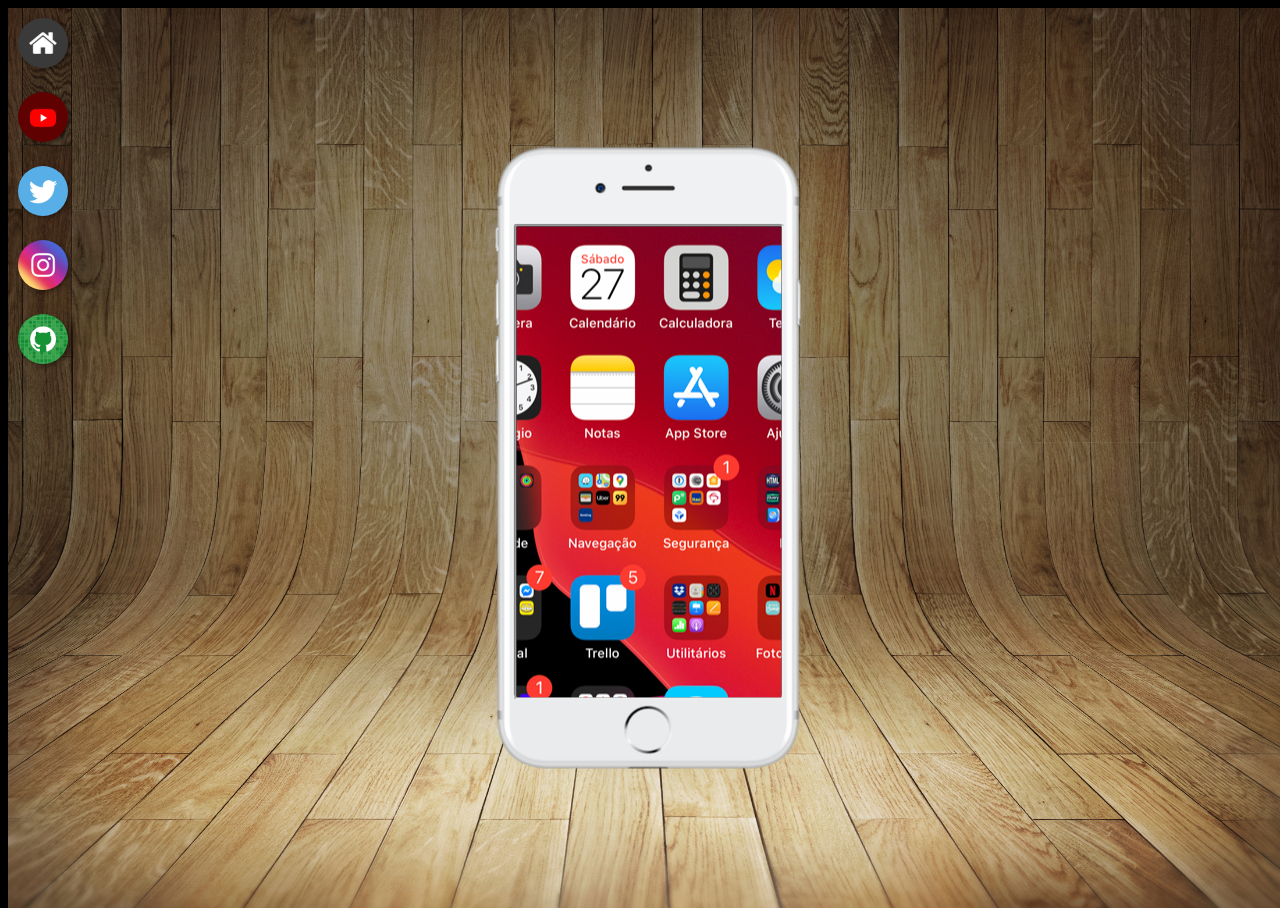
<file: index.html>
<!DOCTYPE html>
<html lang="en">
<head>
    <meta charset="UTF-8">
    <meta http-equiv="X-UA-Compatible" content="IE=edge">
    <meta name="viewport" content="width=device-width, initial-scale=1.0">
    <title>Projeto Redes Sociais</title>
    <link rel="shortcut icon" href="favicon.ico" type="image/x-icon">
    <link rel="stylesheet" href="estilos/estilo.css">
</head>
<body>

    <main>

        <section id="telefone">

            <iframe src="home.html" name="tela" id="tela"></iframe>

        </section>


        <section id="redes-sociais">

            <a href="home.html" target="tela"><img src="imagens/logo-home.jpg"></a></br>
            <a href="youtube.html" target="tela"><img src="imagens/logo-youtube.jpg"></a></br>
            <a href="twitter.html" target="tela"><img src="imagens/logo-twitter.jpg"></a></br>
            <a href="instagram.html" target="tela"><img src="imagens/logo-instagram.jpg"></a></br>
            <a href="github.html" target="tela"><img src="imagens/logo-github.jpg"></a>

        </section>

    </main>
    
</body>
</html>
</file>
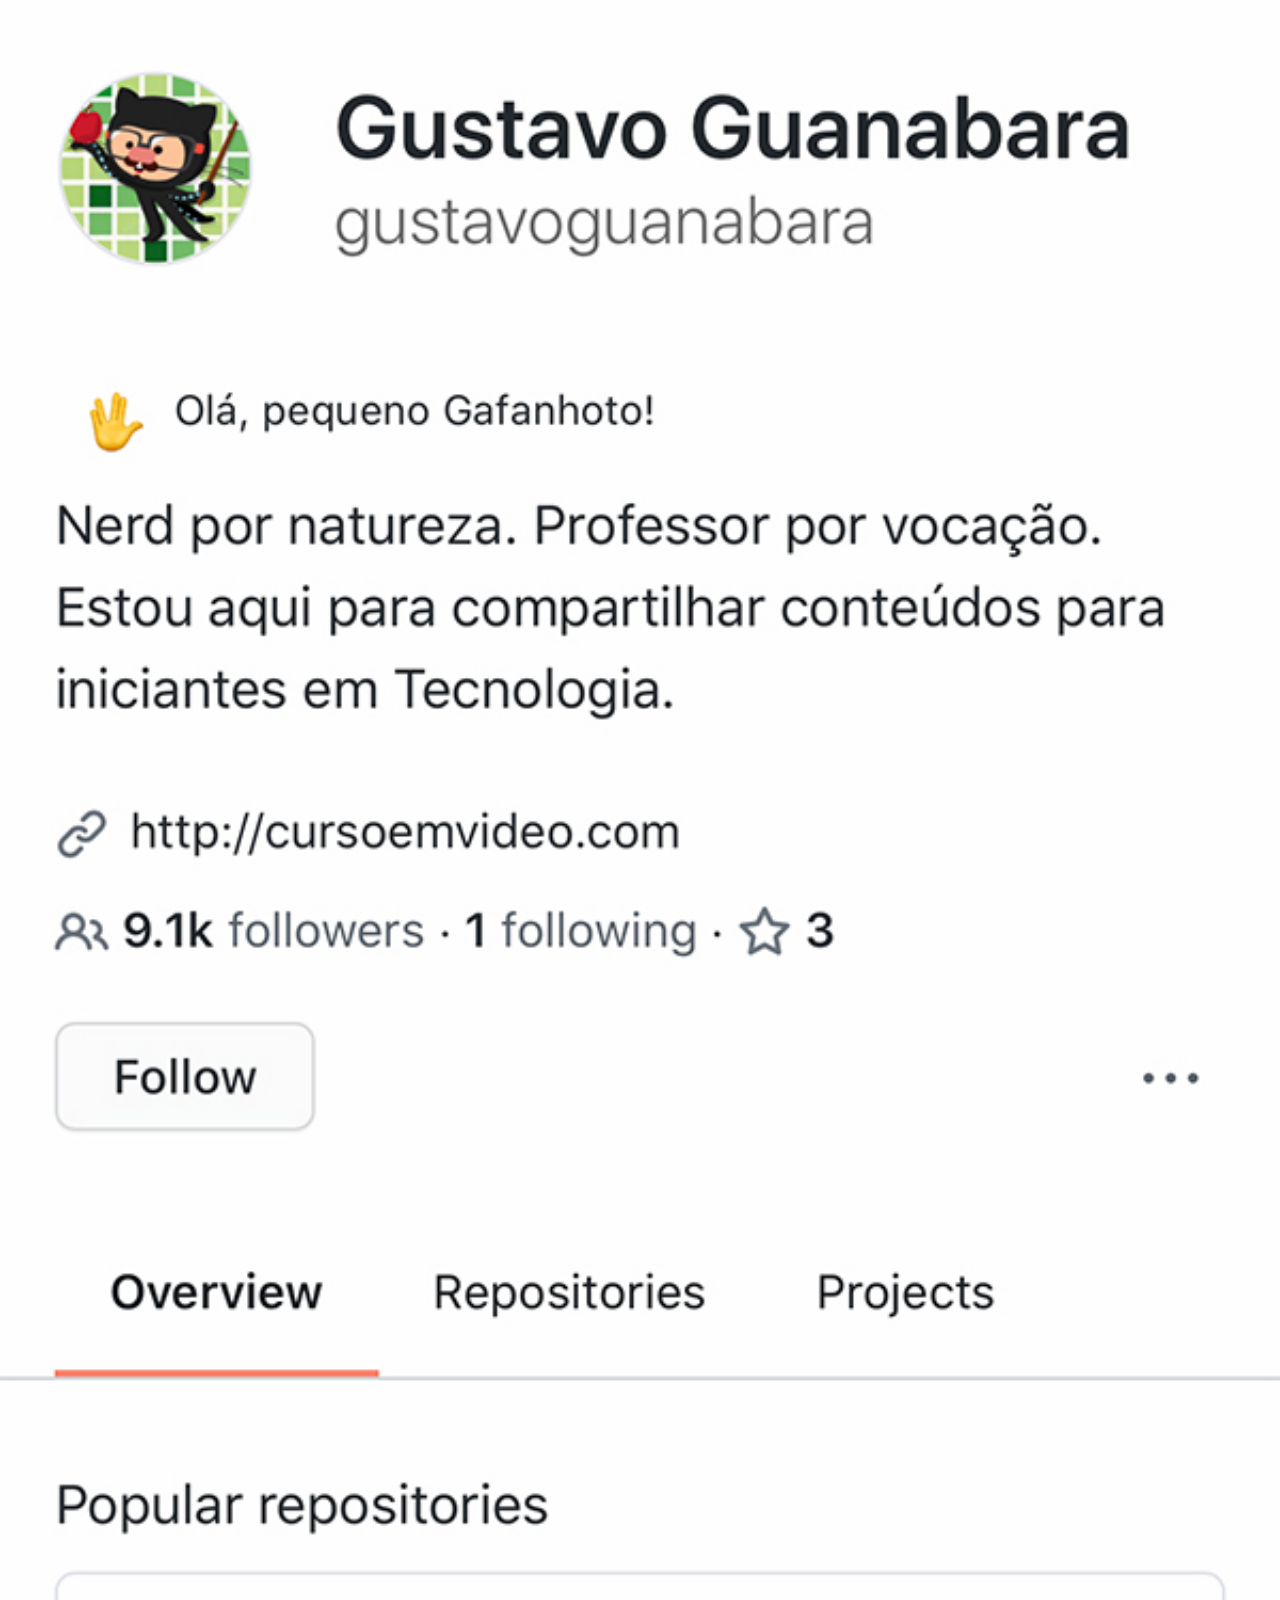
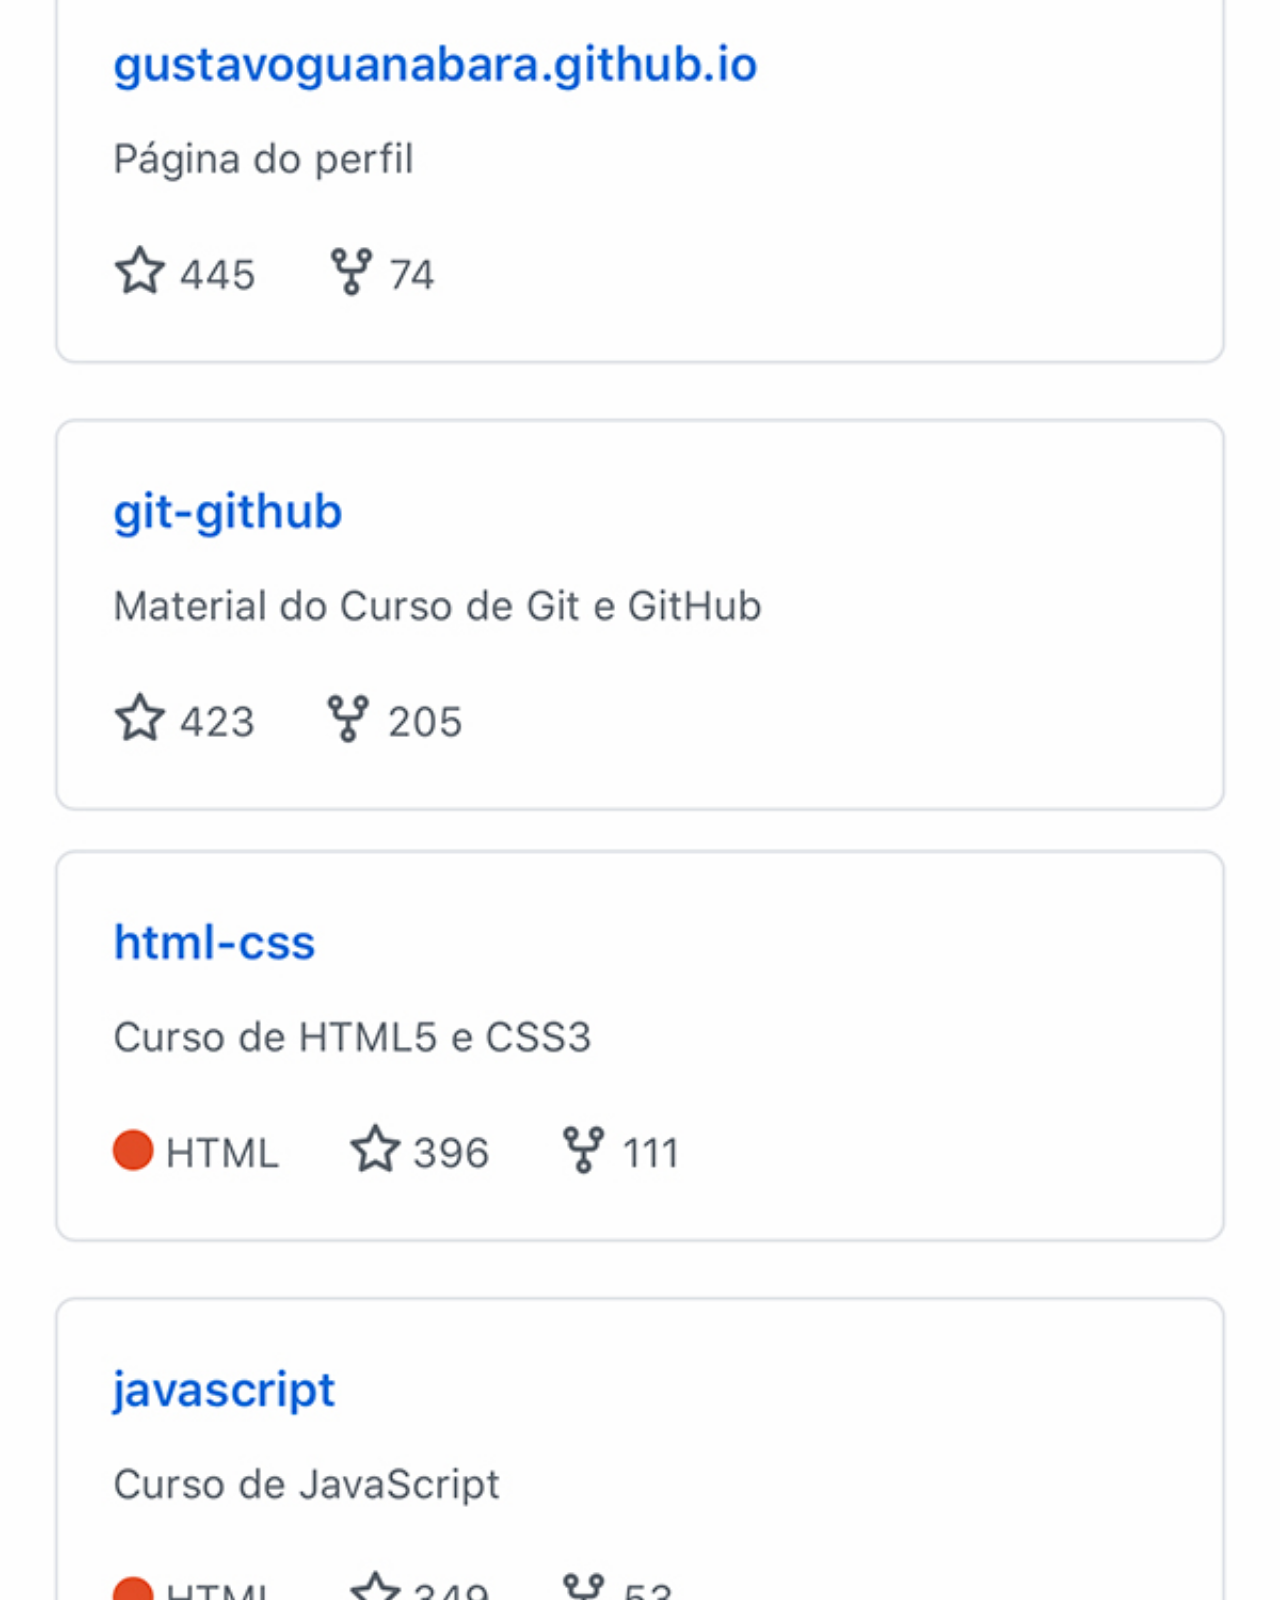
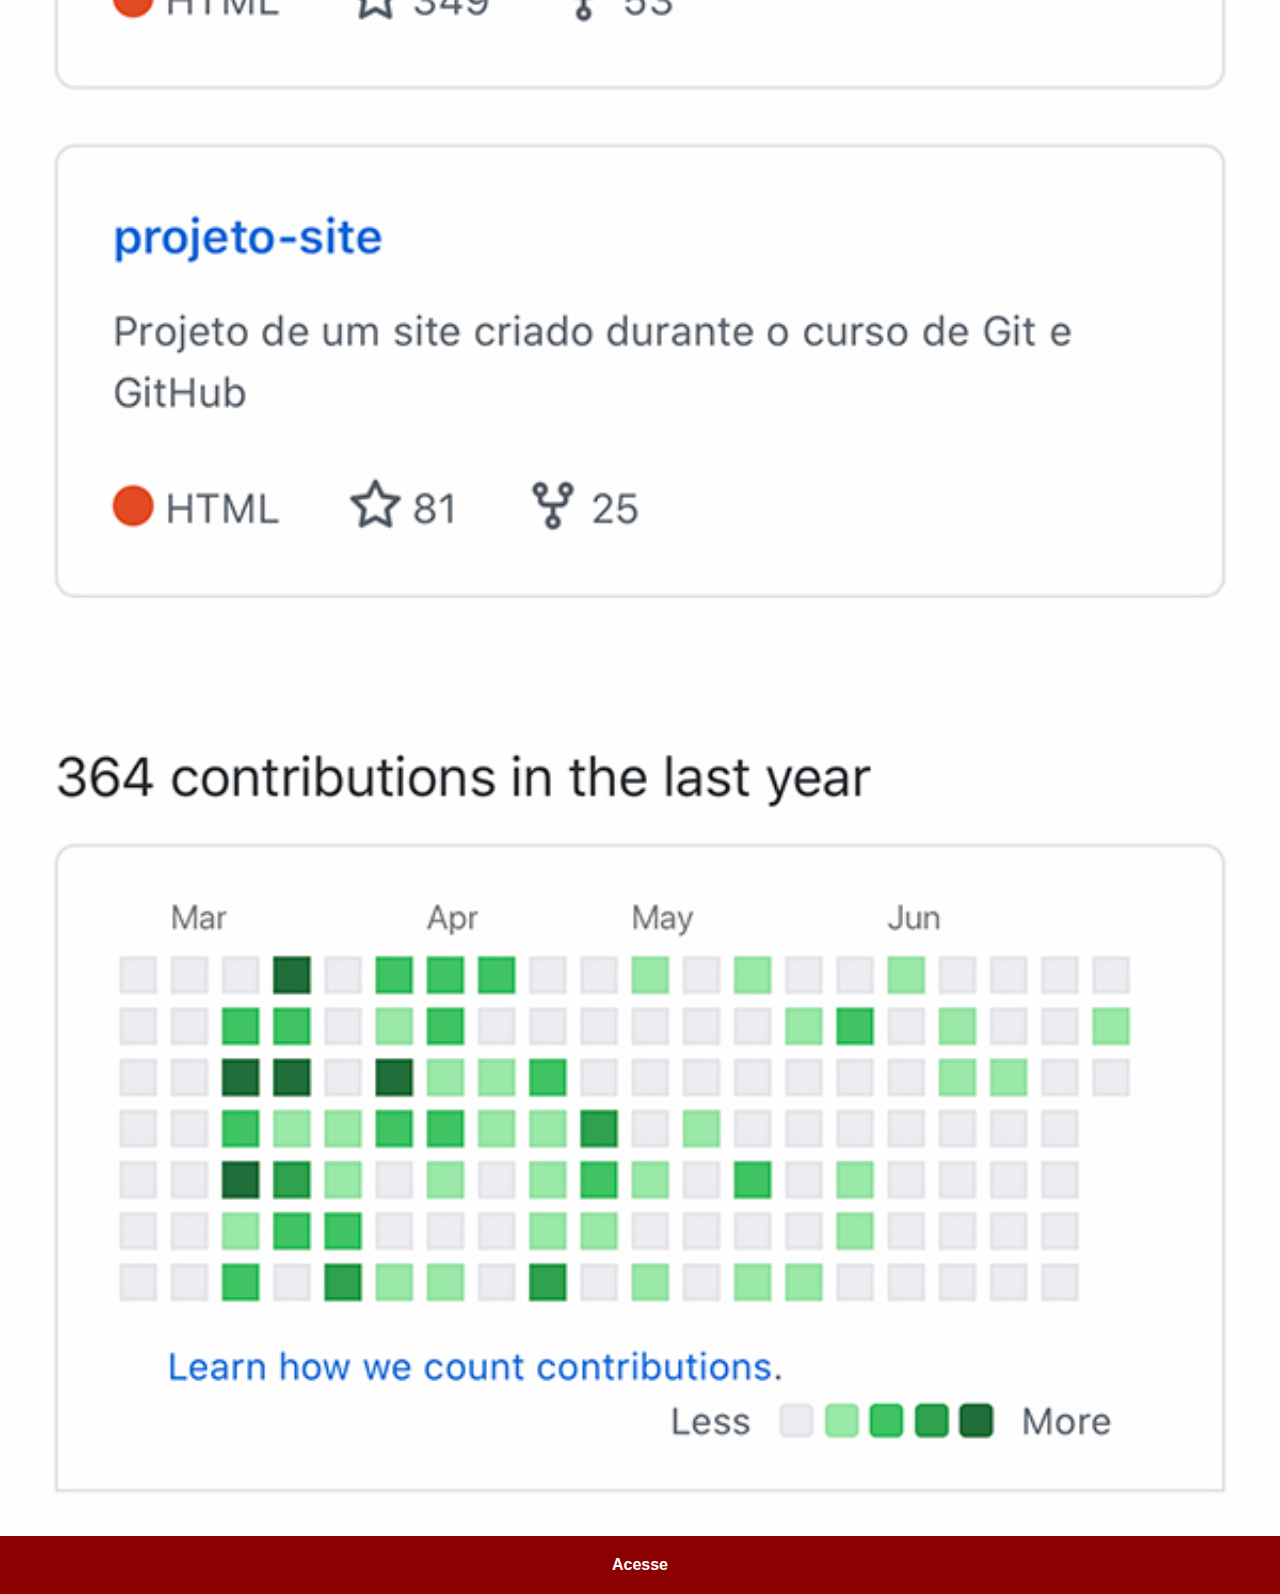
<file: github.html>
<!DOCTYPE html>
<html lang="en">
<head>
    <meta charset="UTF-8">
    <meta http-equiv="X-UA-Compatible" content="IE=edge">
    <meta name="viewport" content="width=device-width, initial-scale=1.0">
    <title>Document</title>
    <link rel="stylesheet" href="estilos/social.css">
   
</head>
<body>
    <img src="imagens/tela-github.jpg">
    <a href="www.github.com" target="_blank">Acesse</a>    
</body>
</html>
</file>
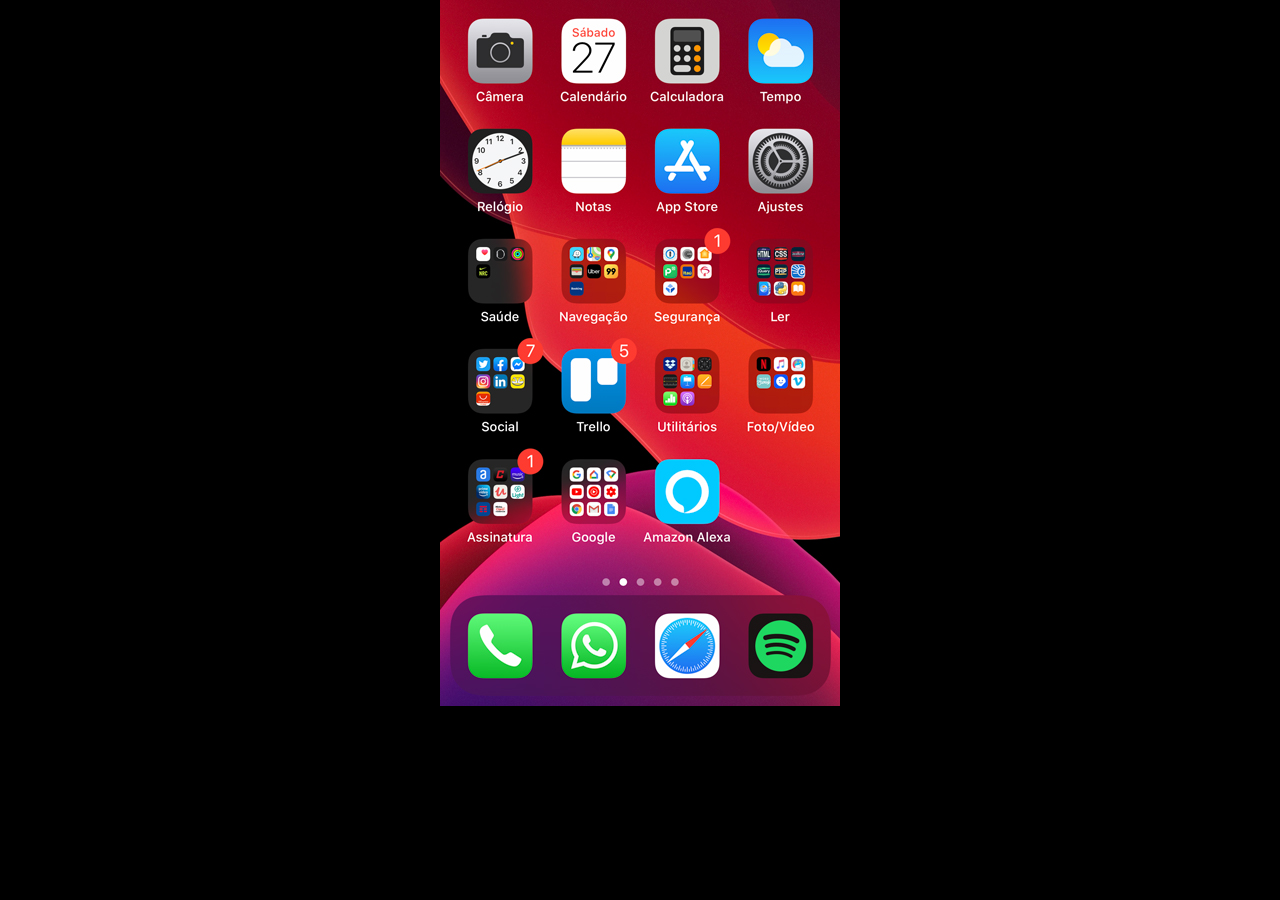
<file: home.html>
<!DOCTYPE html>
<html lang="en">
<head>
    <meta charset="UTF-8">
    <meta http-equiv="X-UA-Compatible" content="IE=edge">
    <meta name="viewport" content="width=device-width, initial-scale=1.0">
    <title>Home</title>
</head>
<style>
    *{
        margin: 0px;
        padding: 0px;
    }

    body{
        width: 100vw;
        height: 100vh;
        background: black url(imagens/tela-home.jpg) no-repeat top center;
    }
</style>
<body>
    
</body>
</html>
</file>
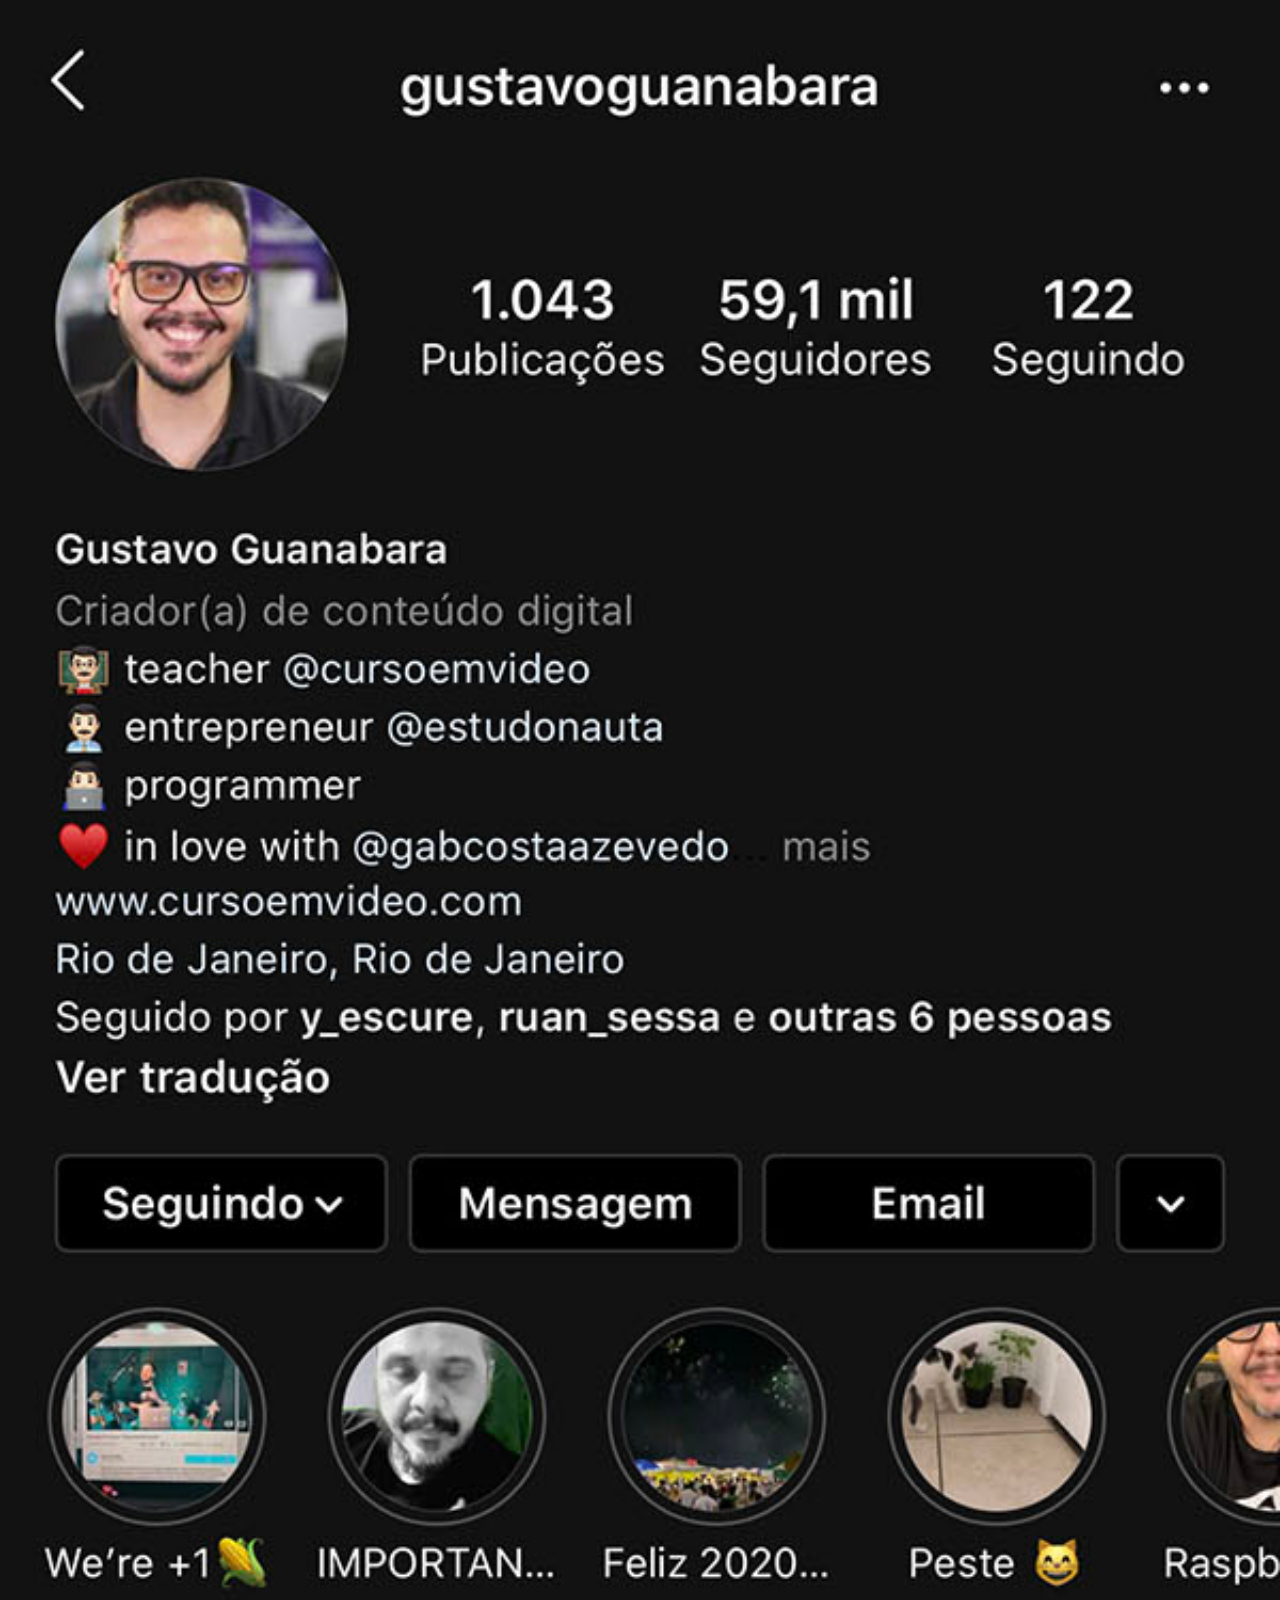
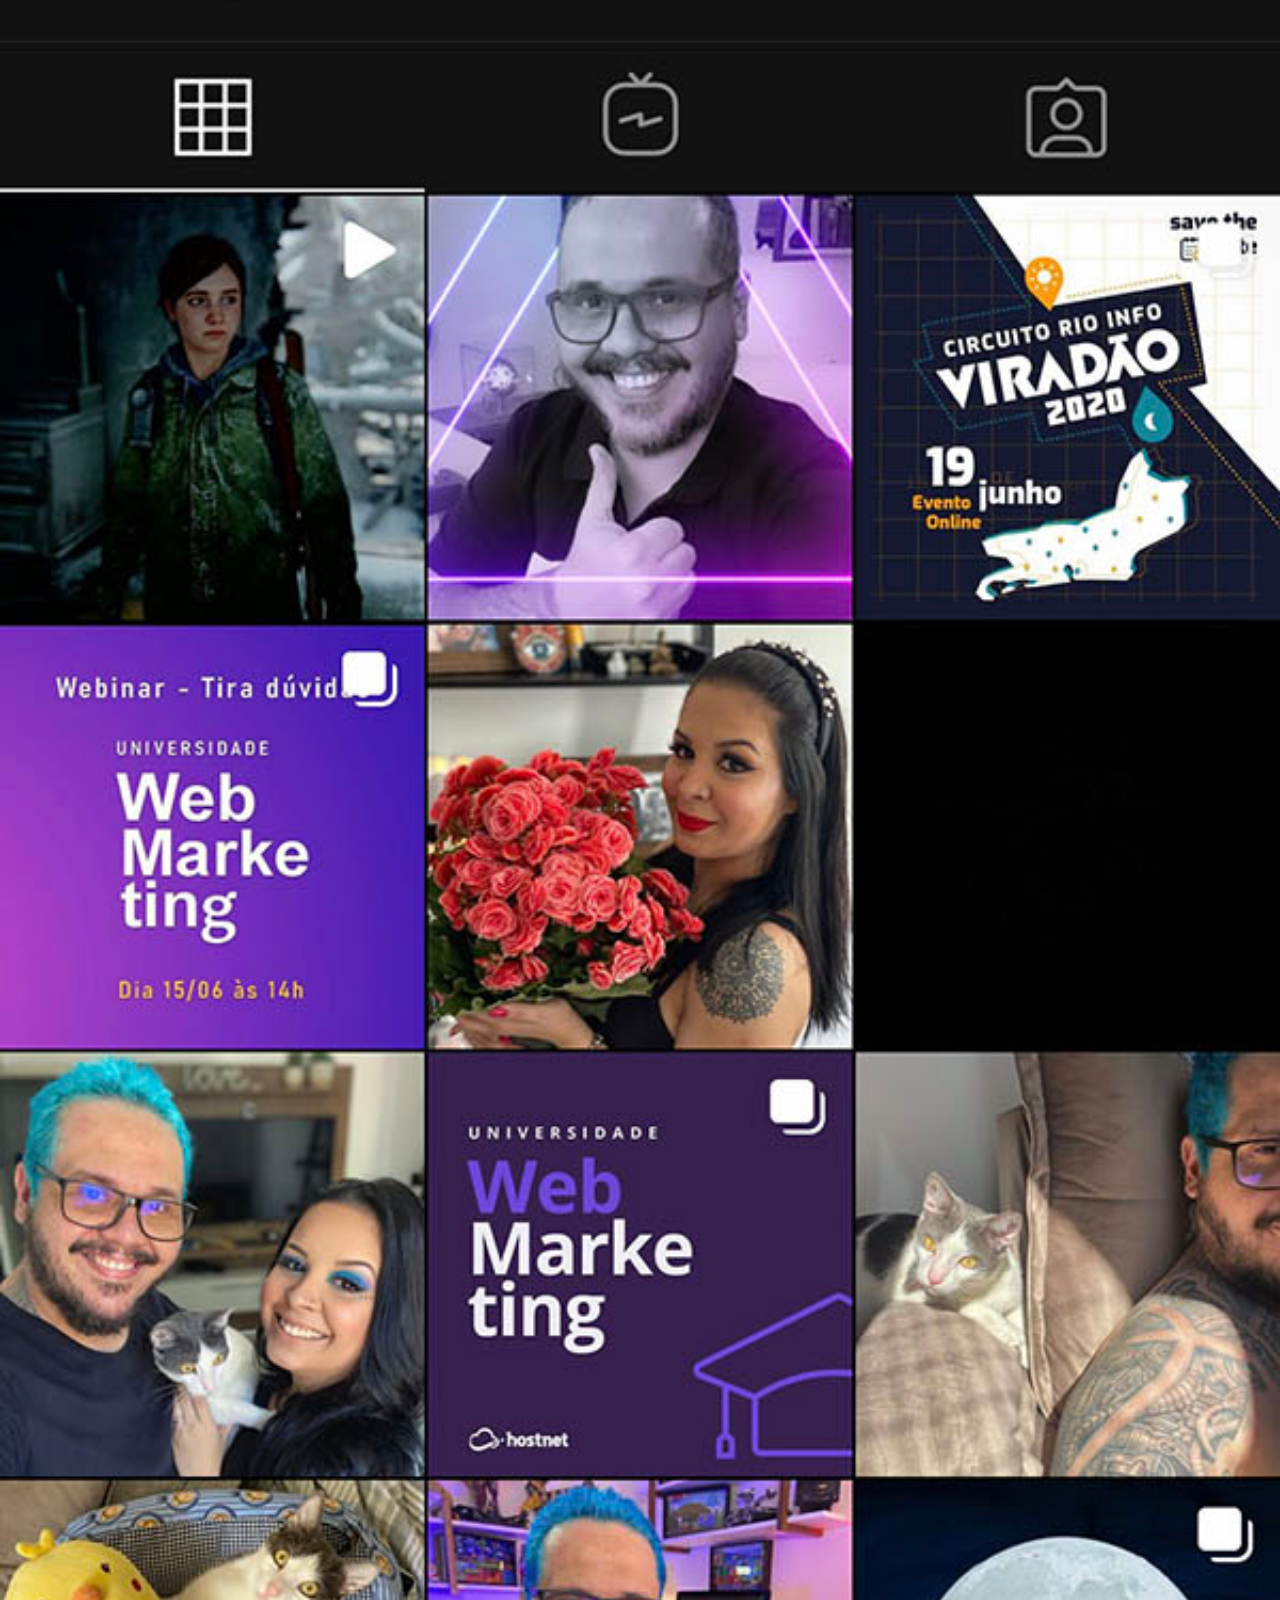
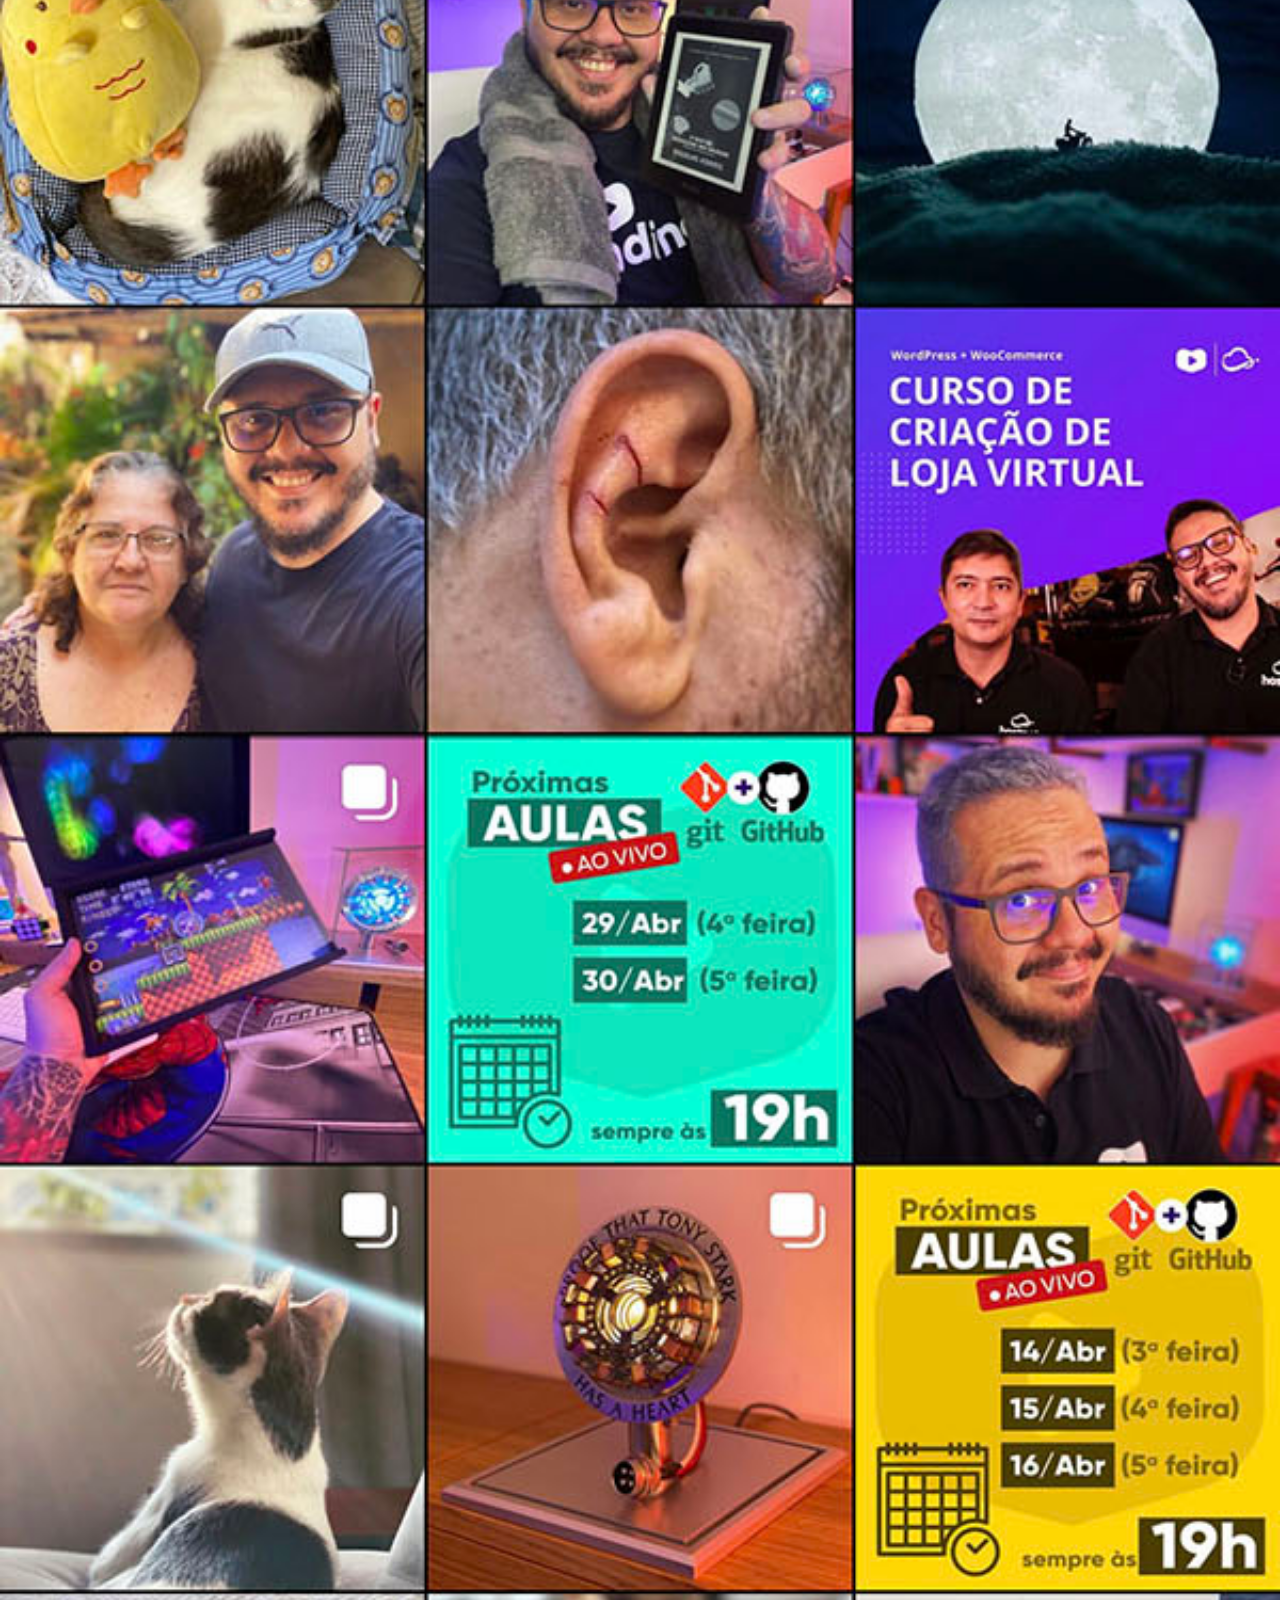
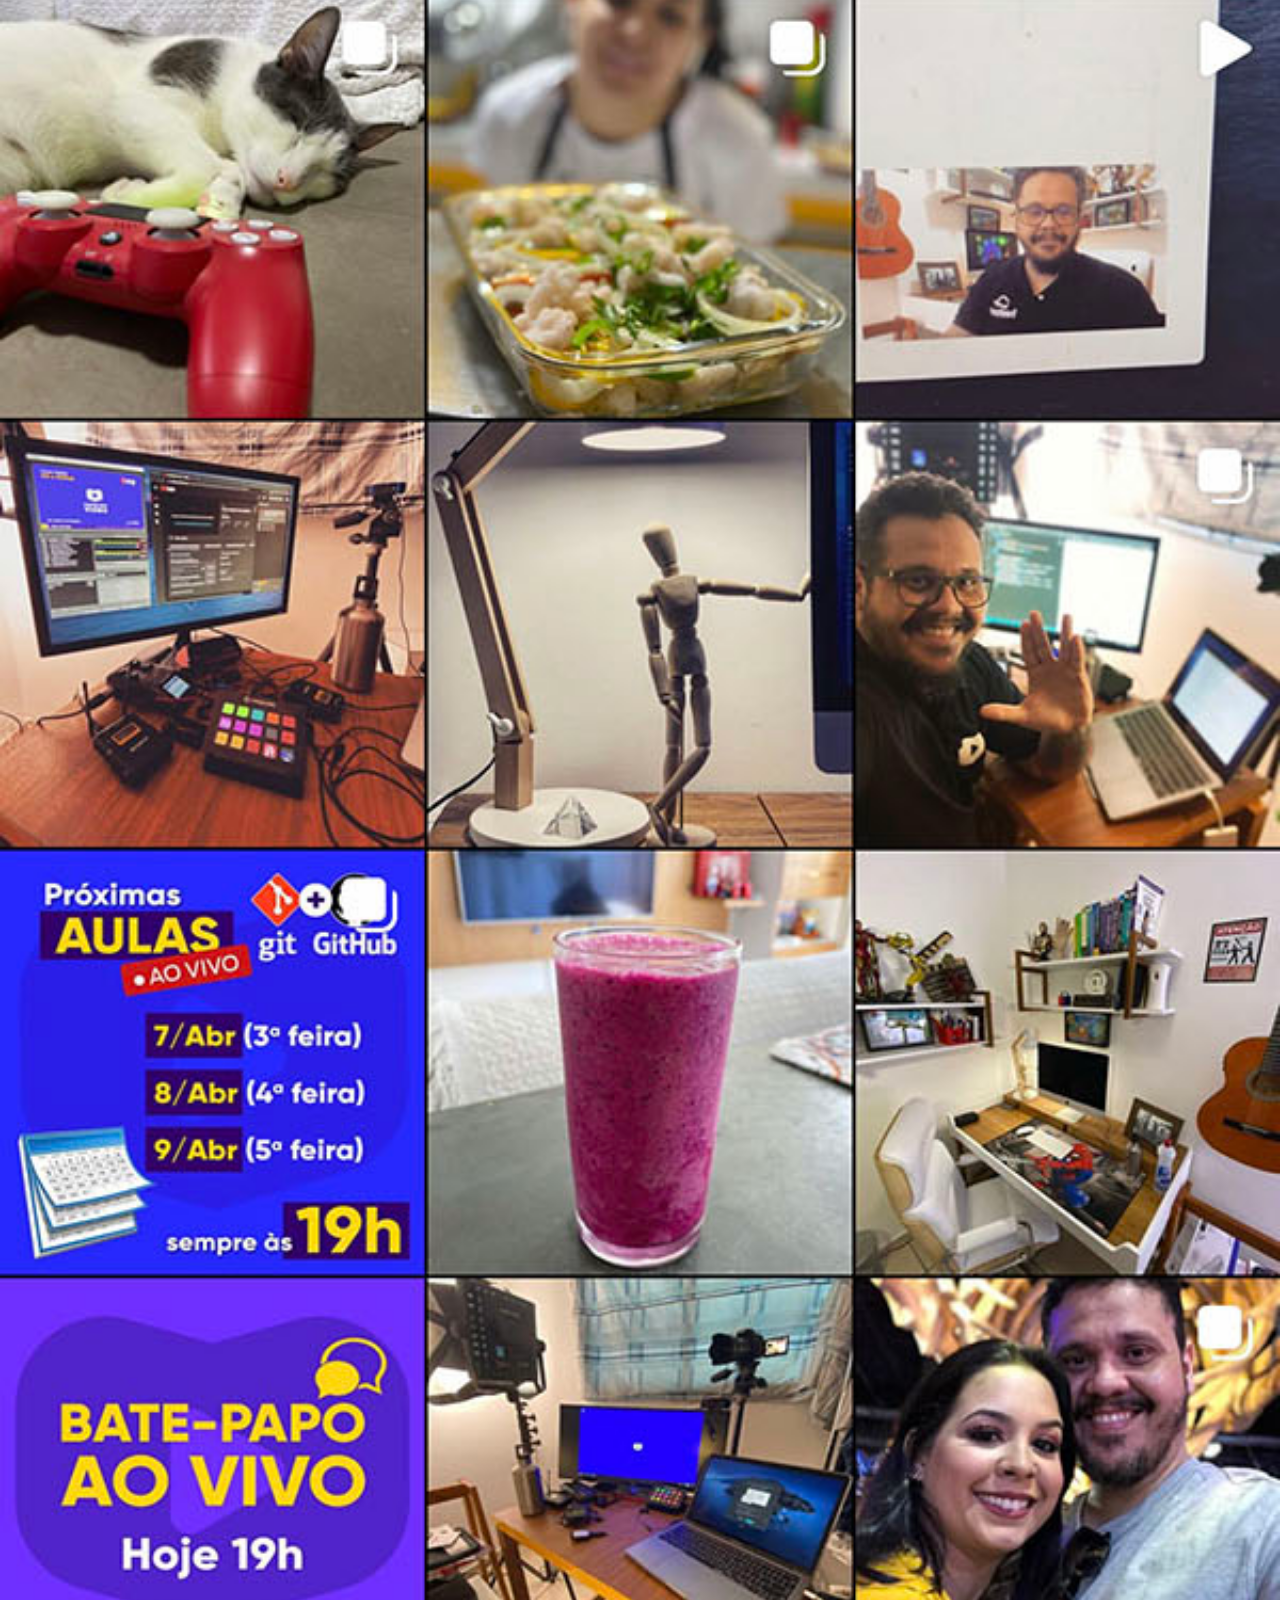
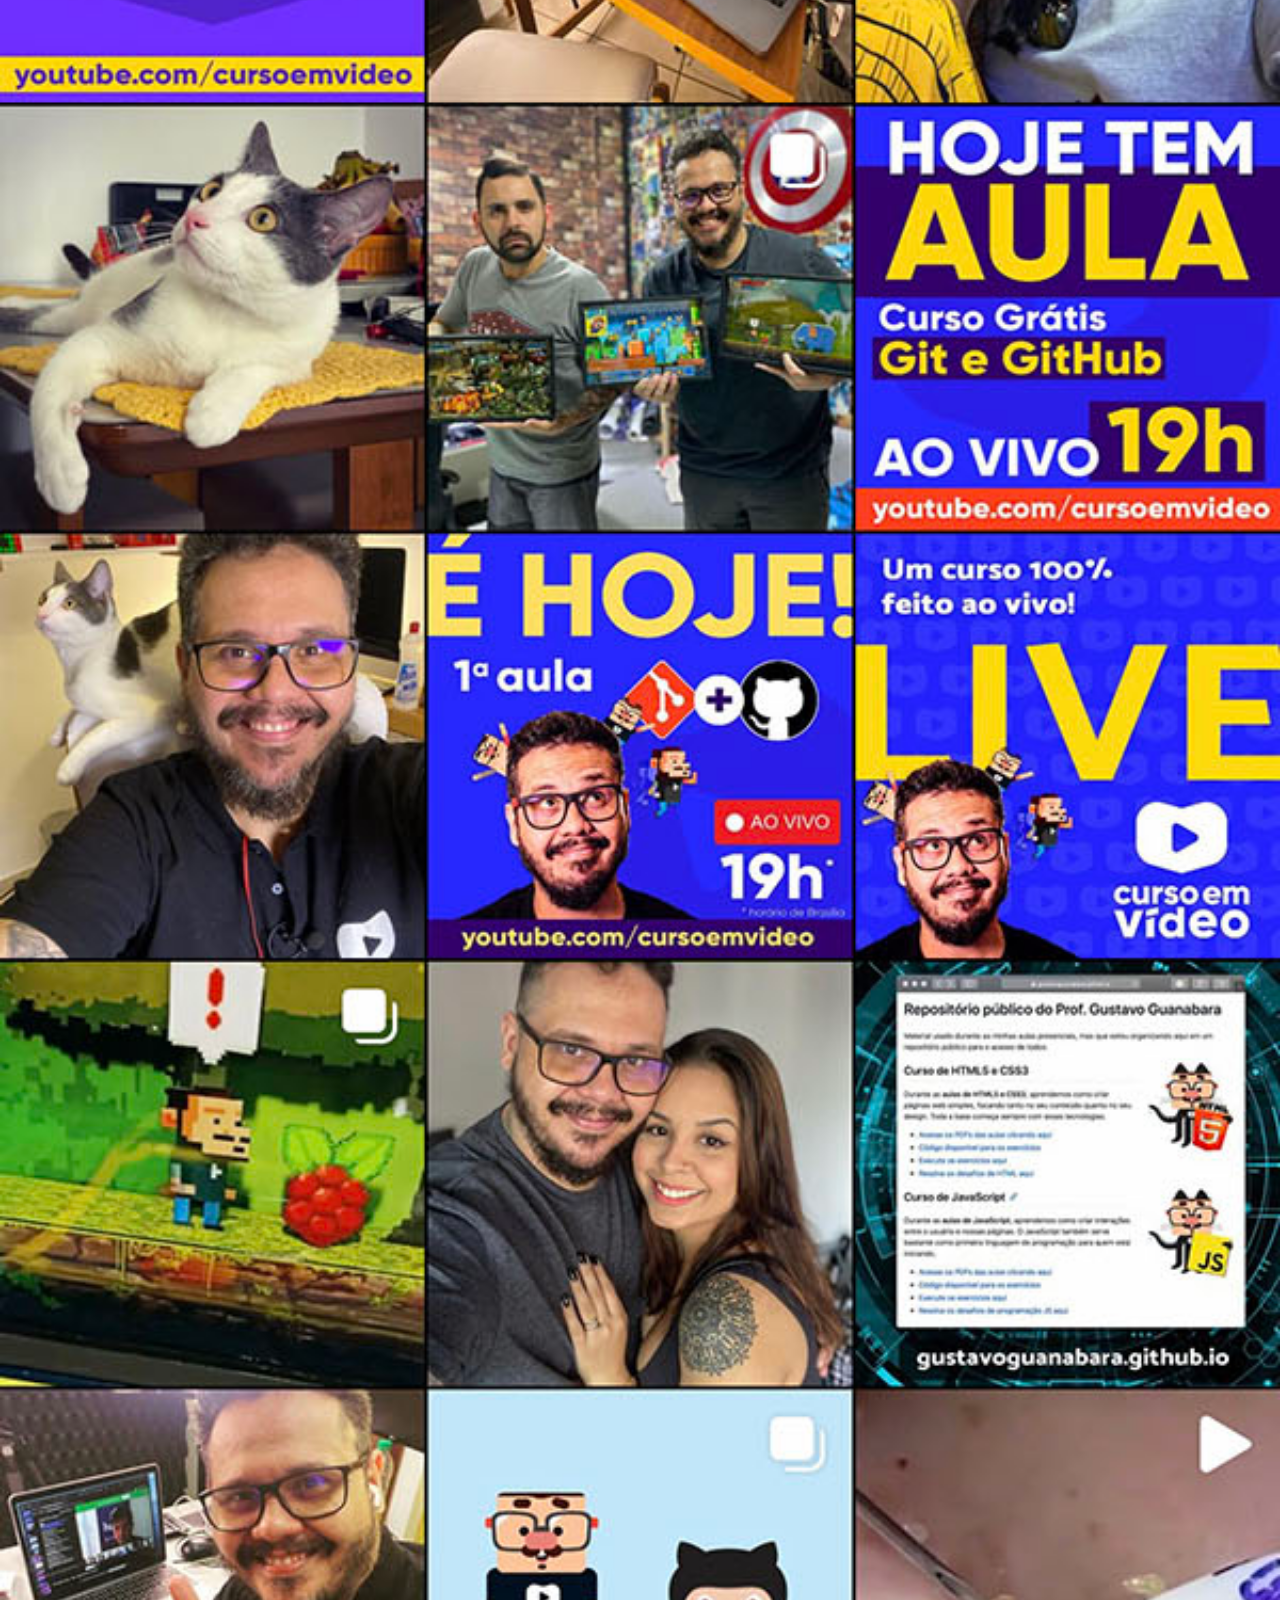
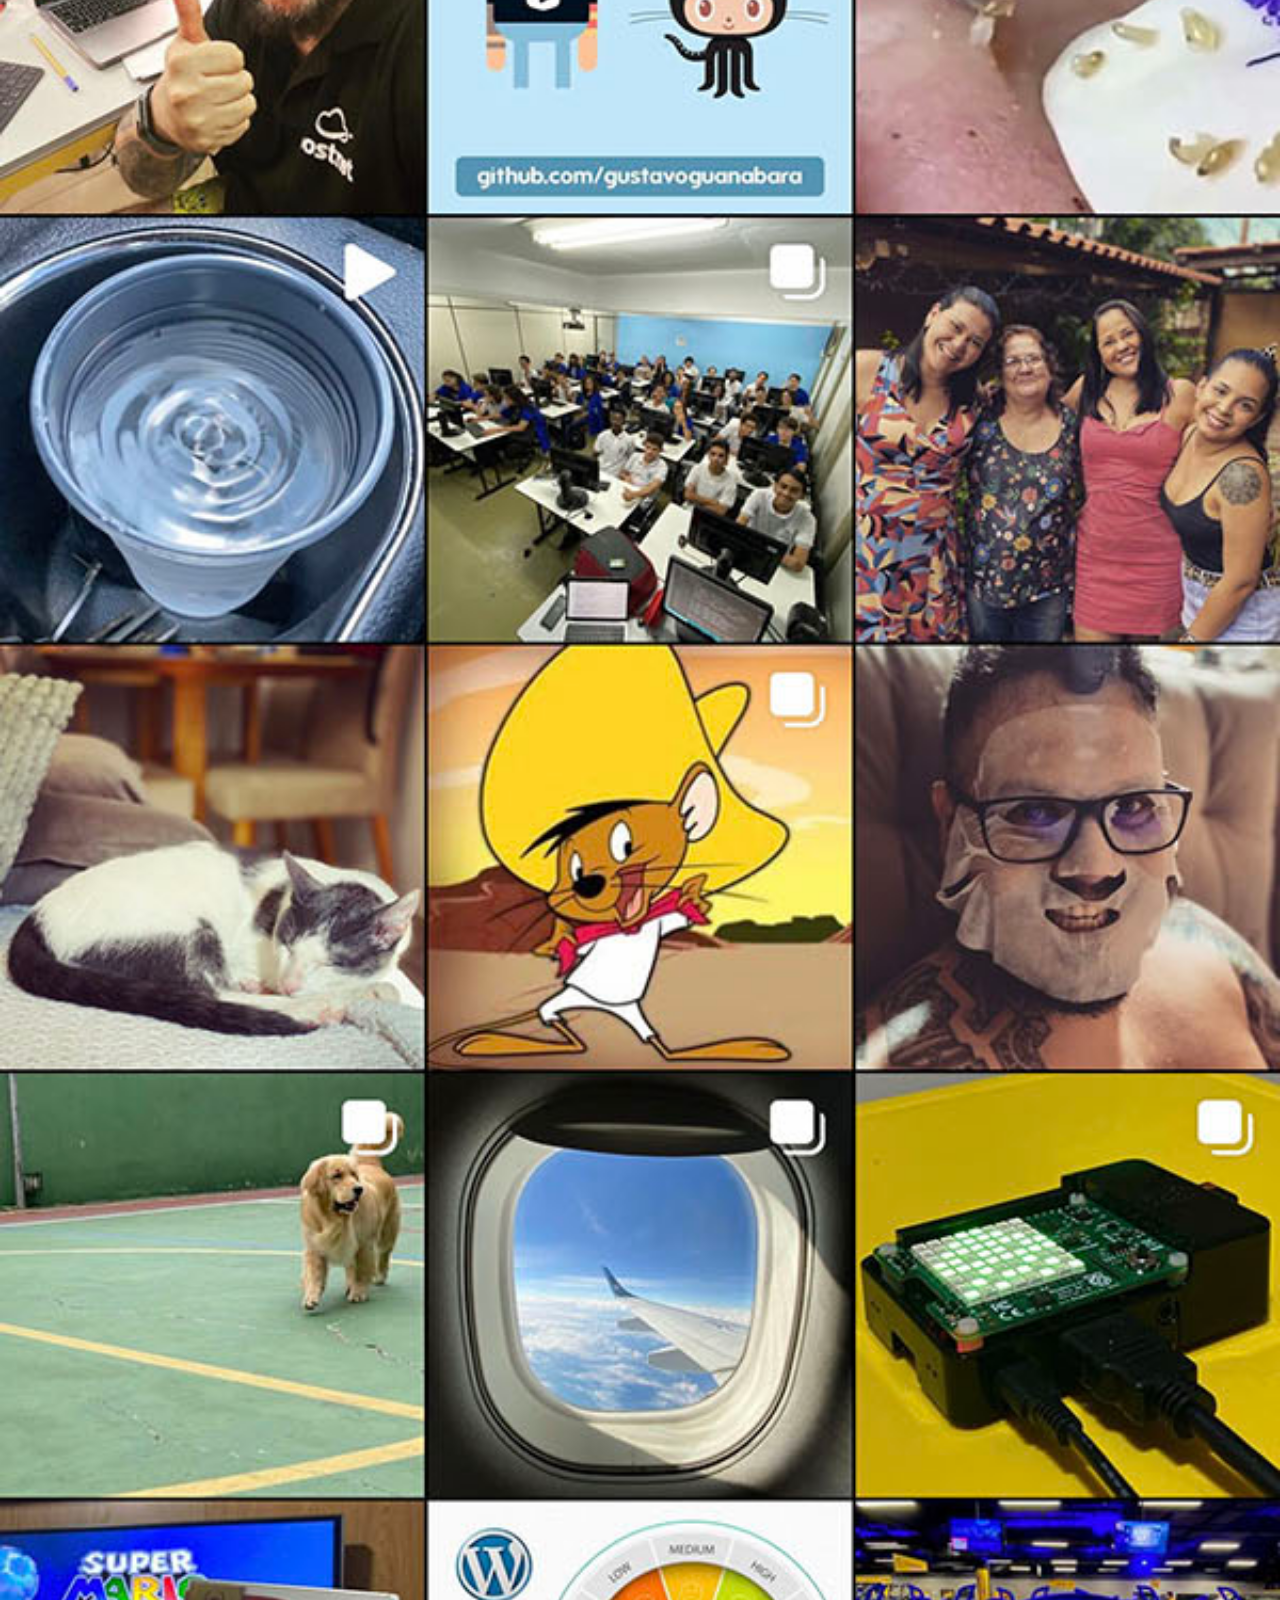
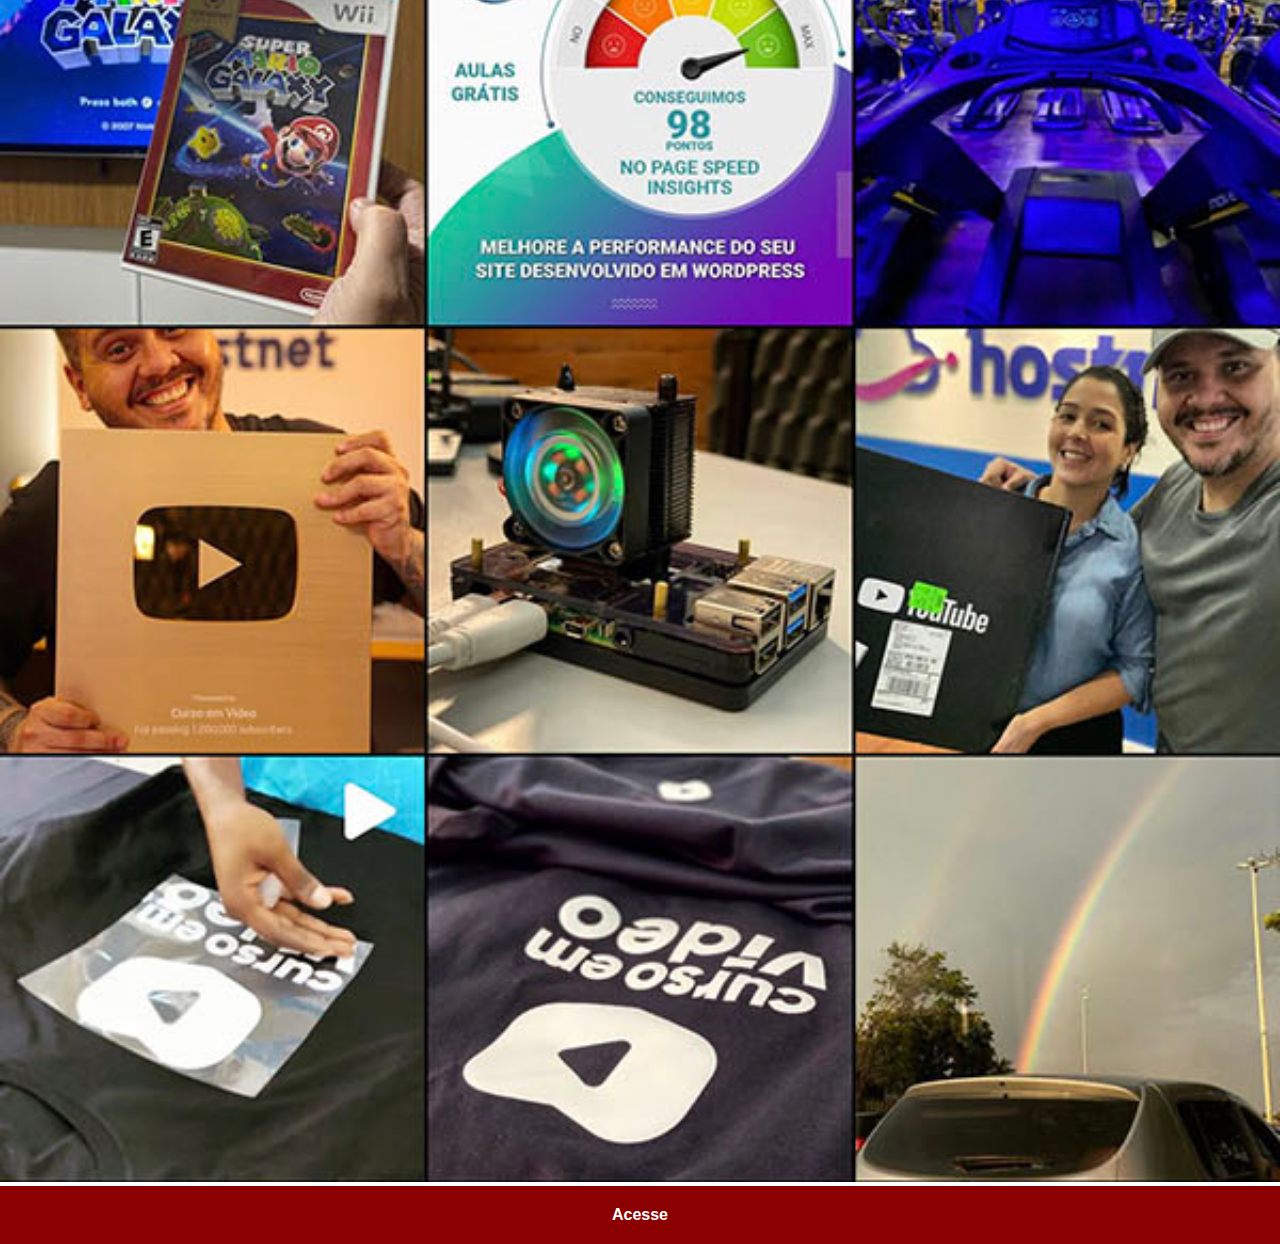
<file: instagram.html>
<!DOCTYPE html>
<html lang="en">
<head>
    <meta charset="UTF-8">
    <meta http-equiv="X-UA-Compatible" content="IE=edge">
    <meta name="viewport" content="width=device-width, initial-scale=1.0">
    <title>Document</title>
    <link rel="stylesheet" href="estilos/social.css">
   
</head>
<body>
    <img src="imagens/tela-instagram.jpg">
    <a href="www.instagram.com" target="_blank">Acesse</a>    
</body>
</html>
</file>
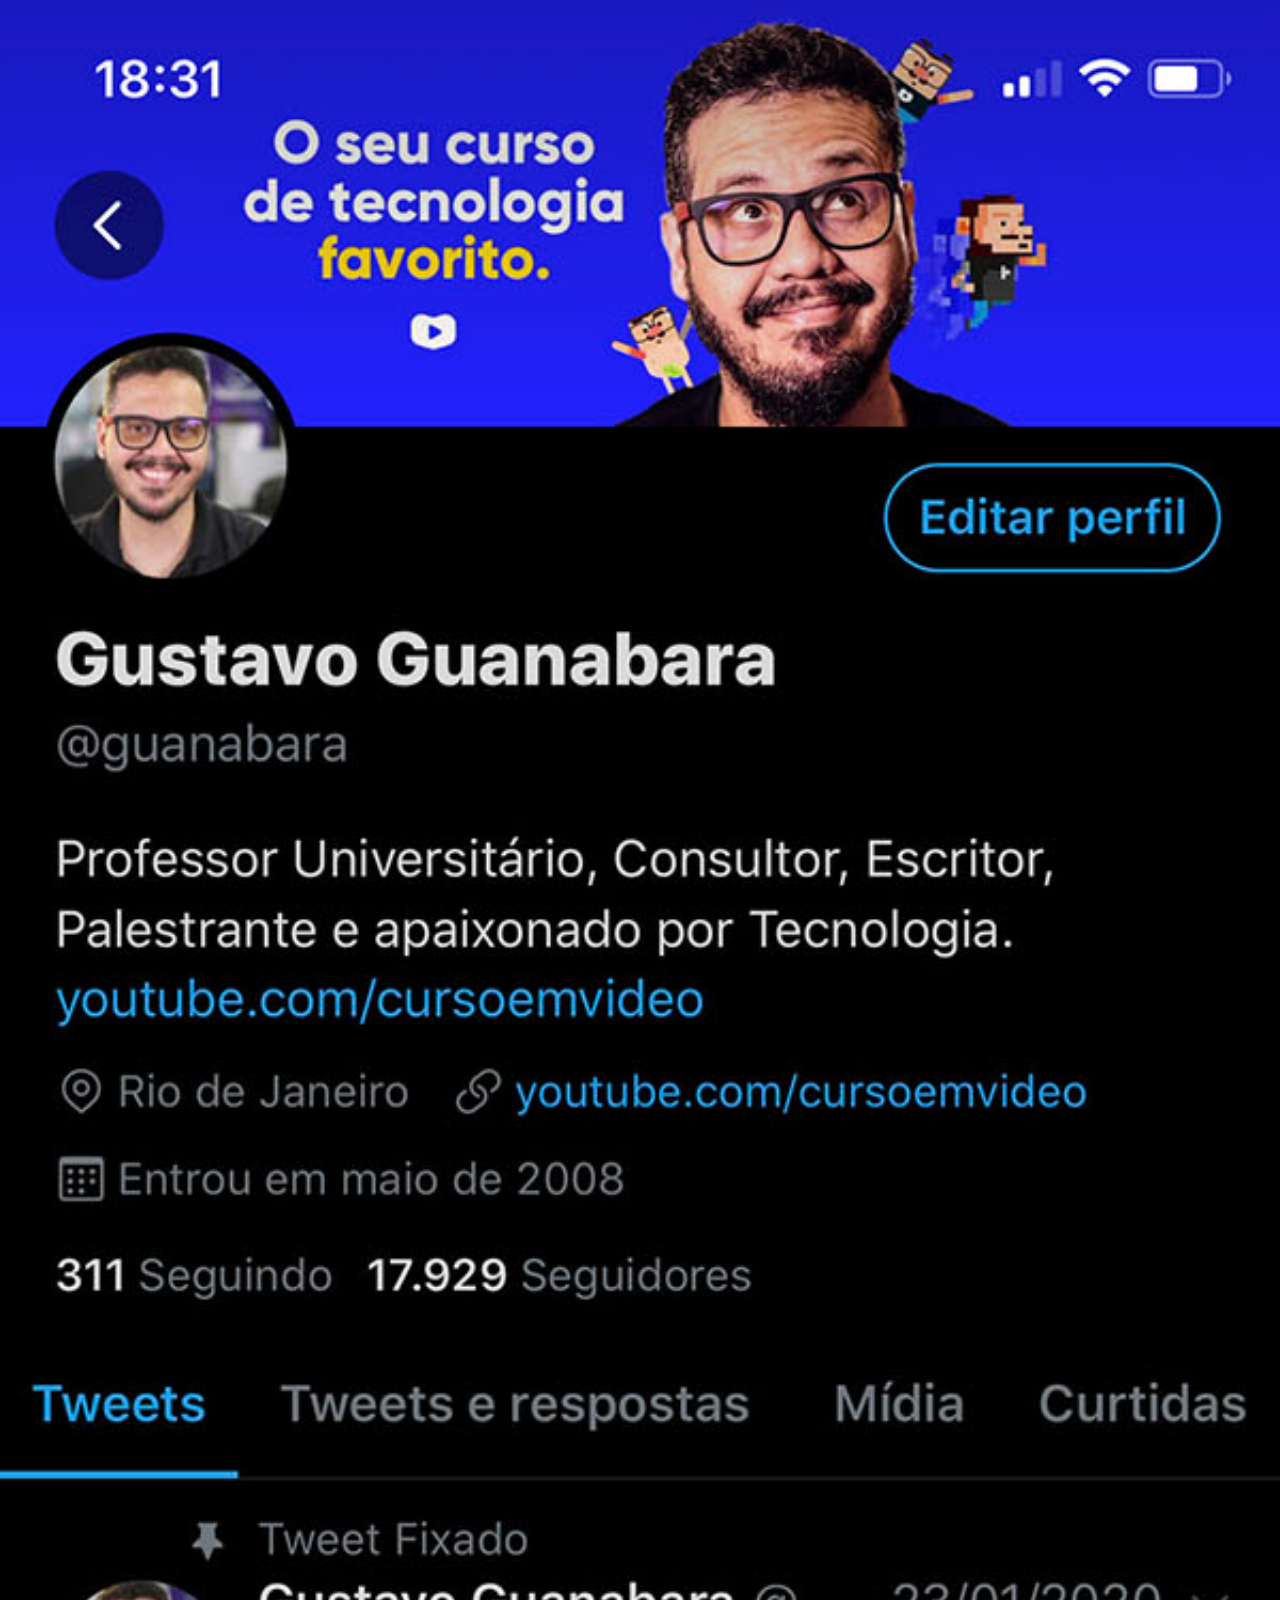
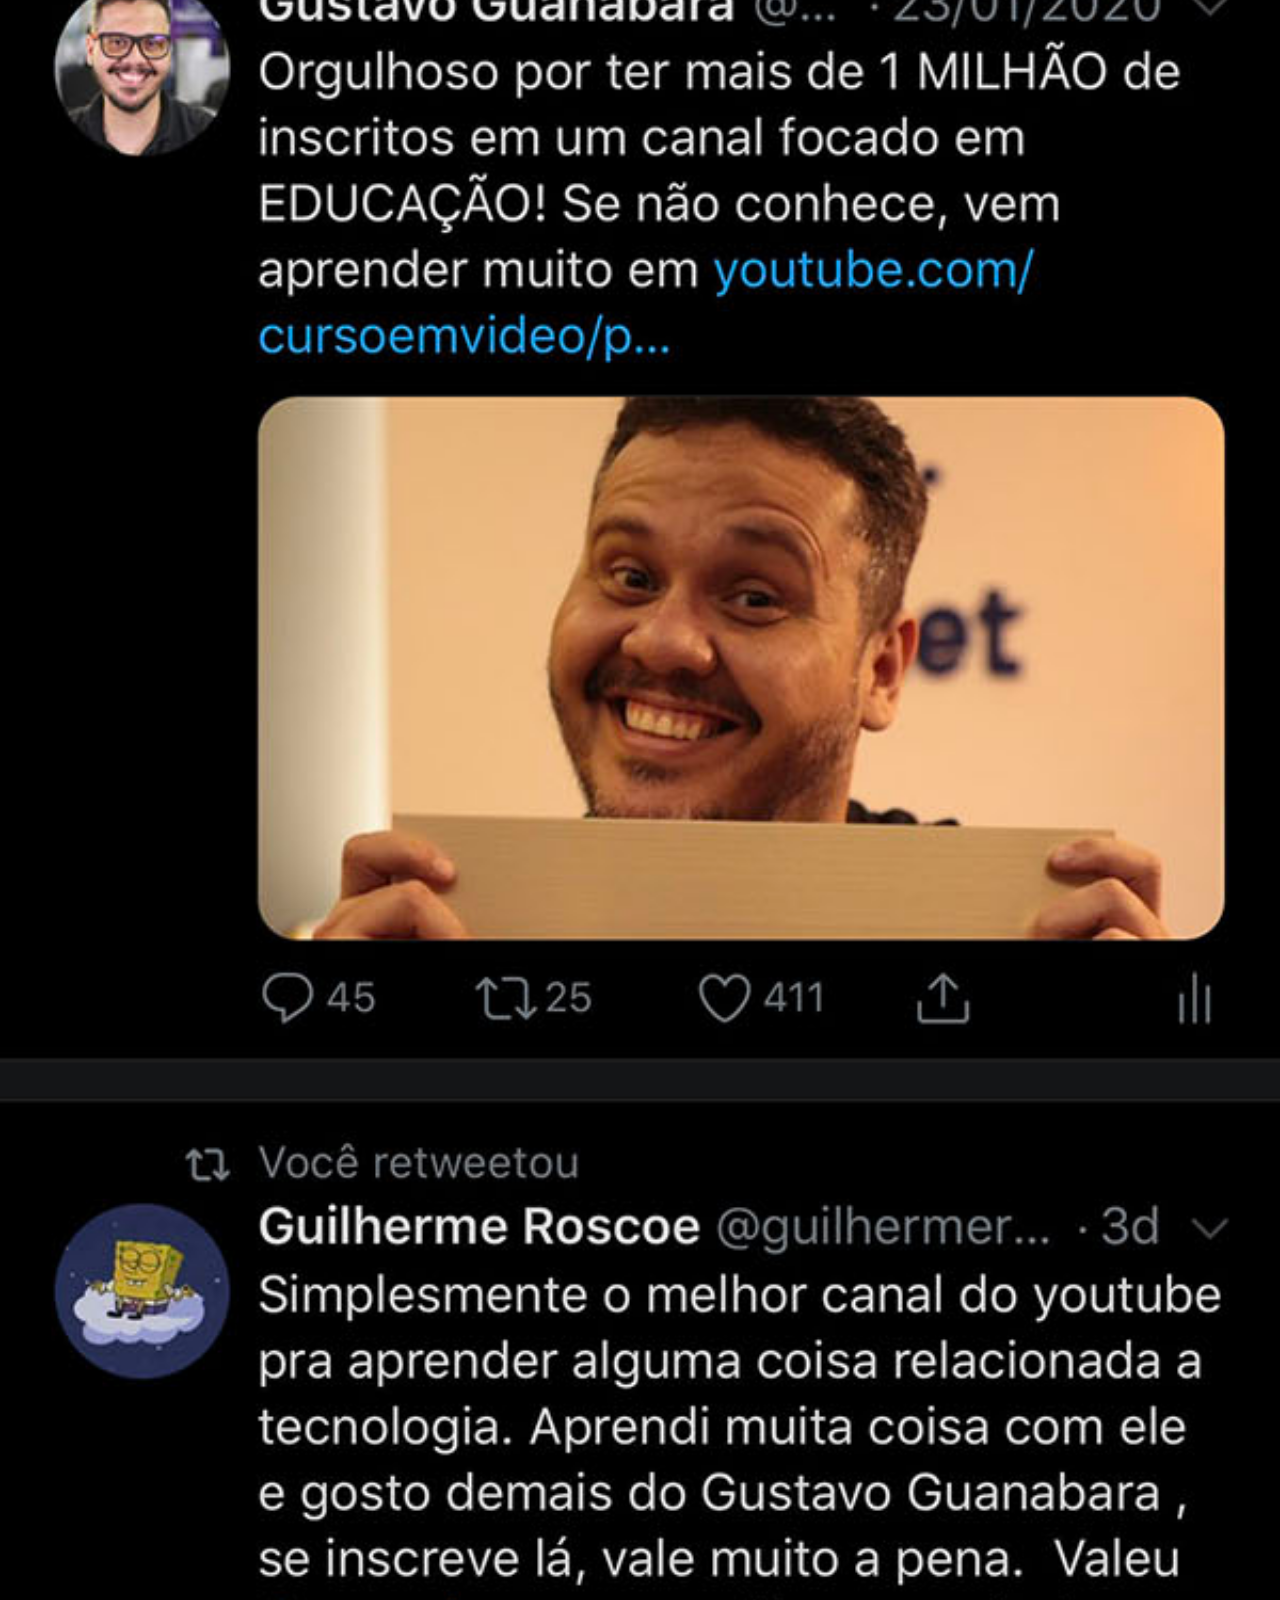
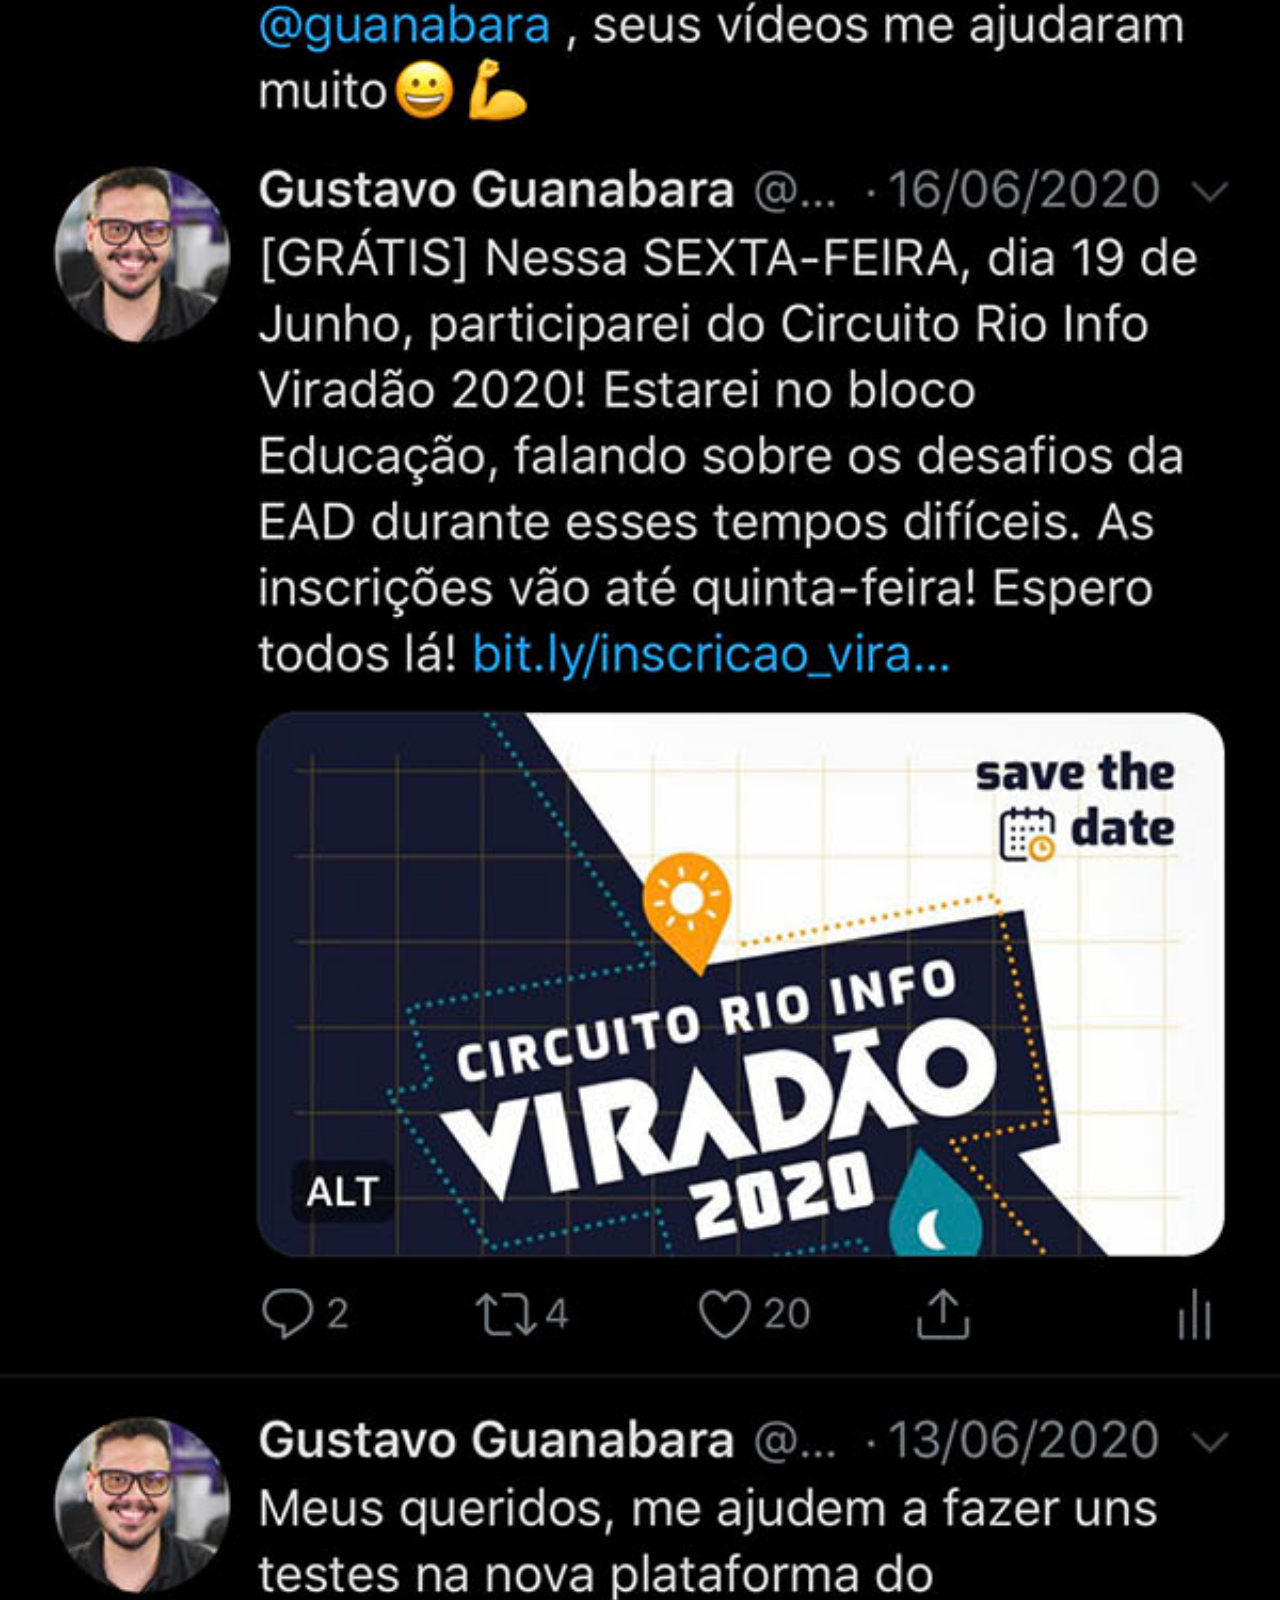
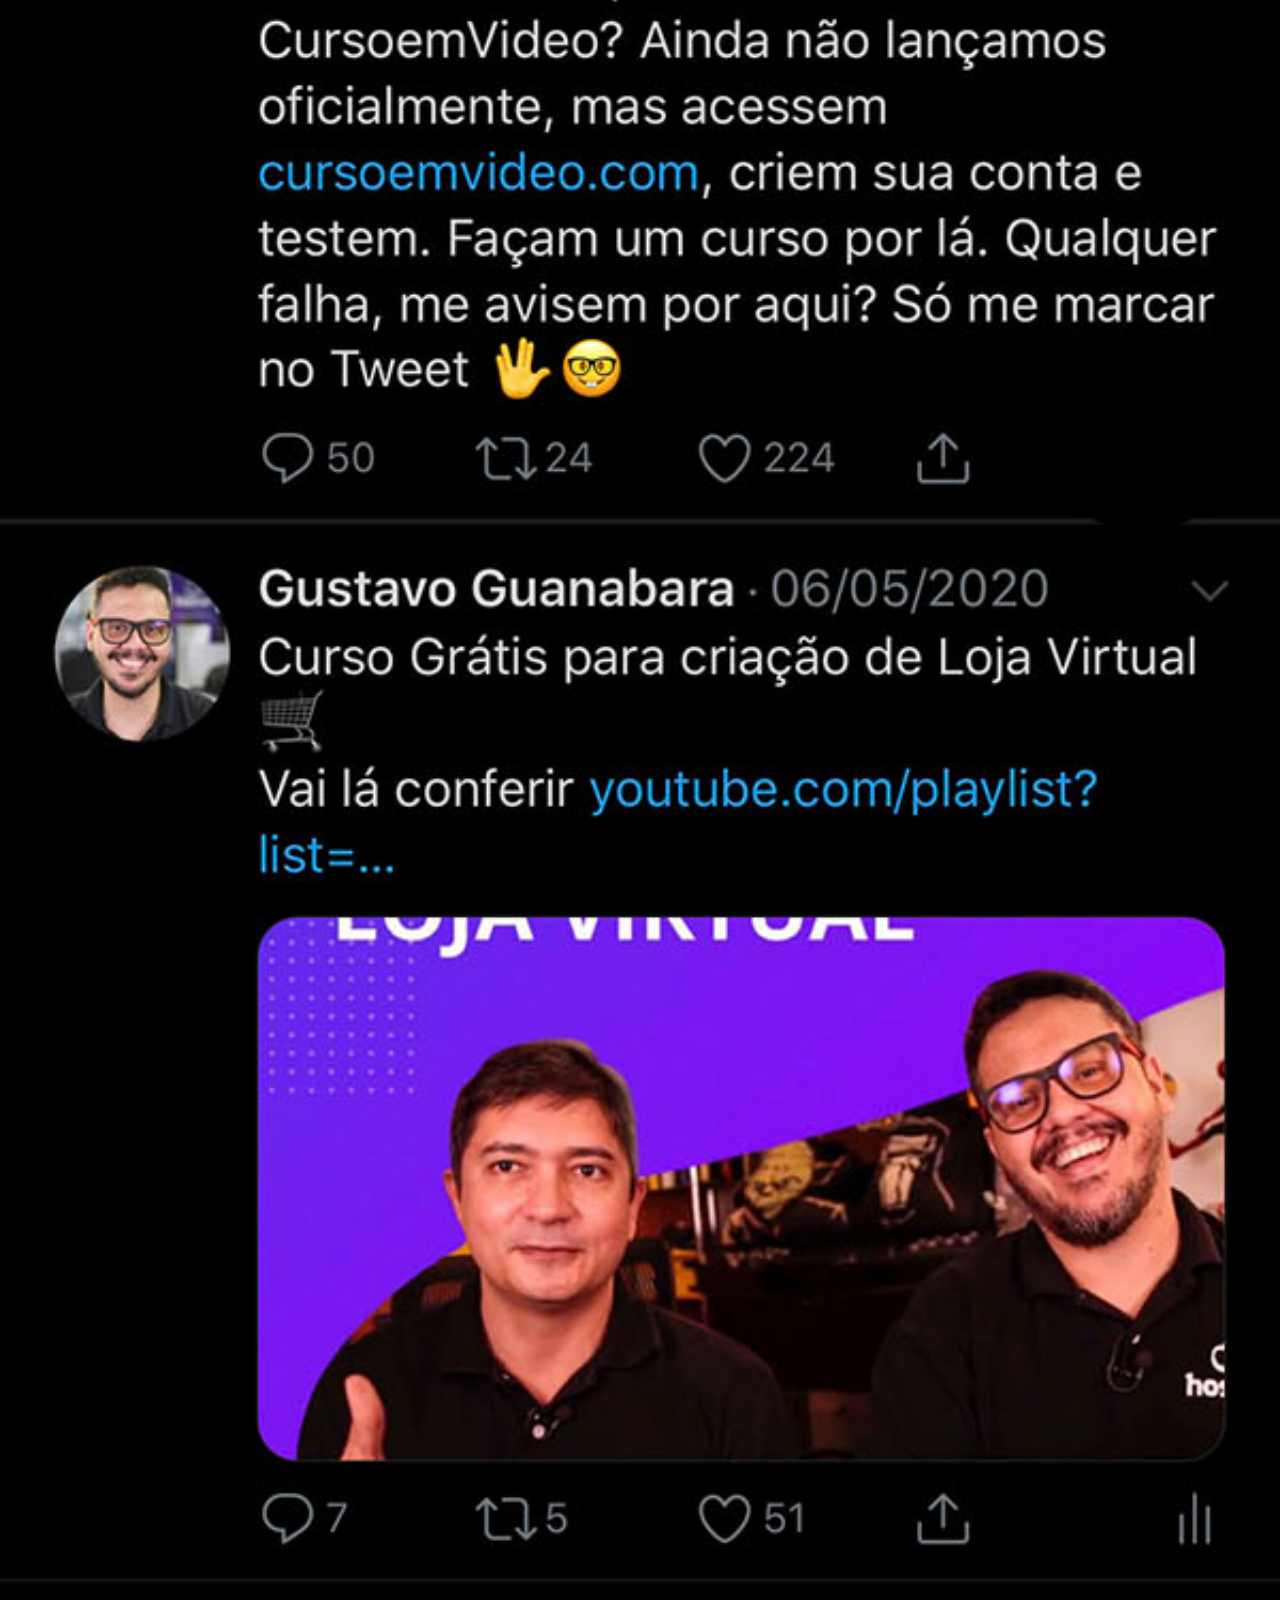
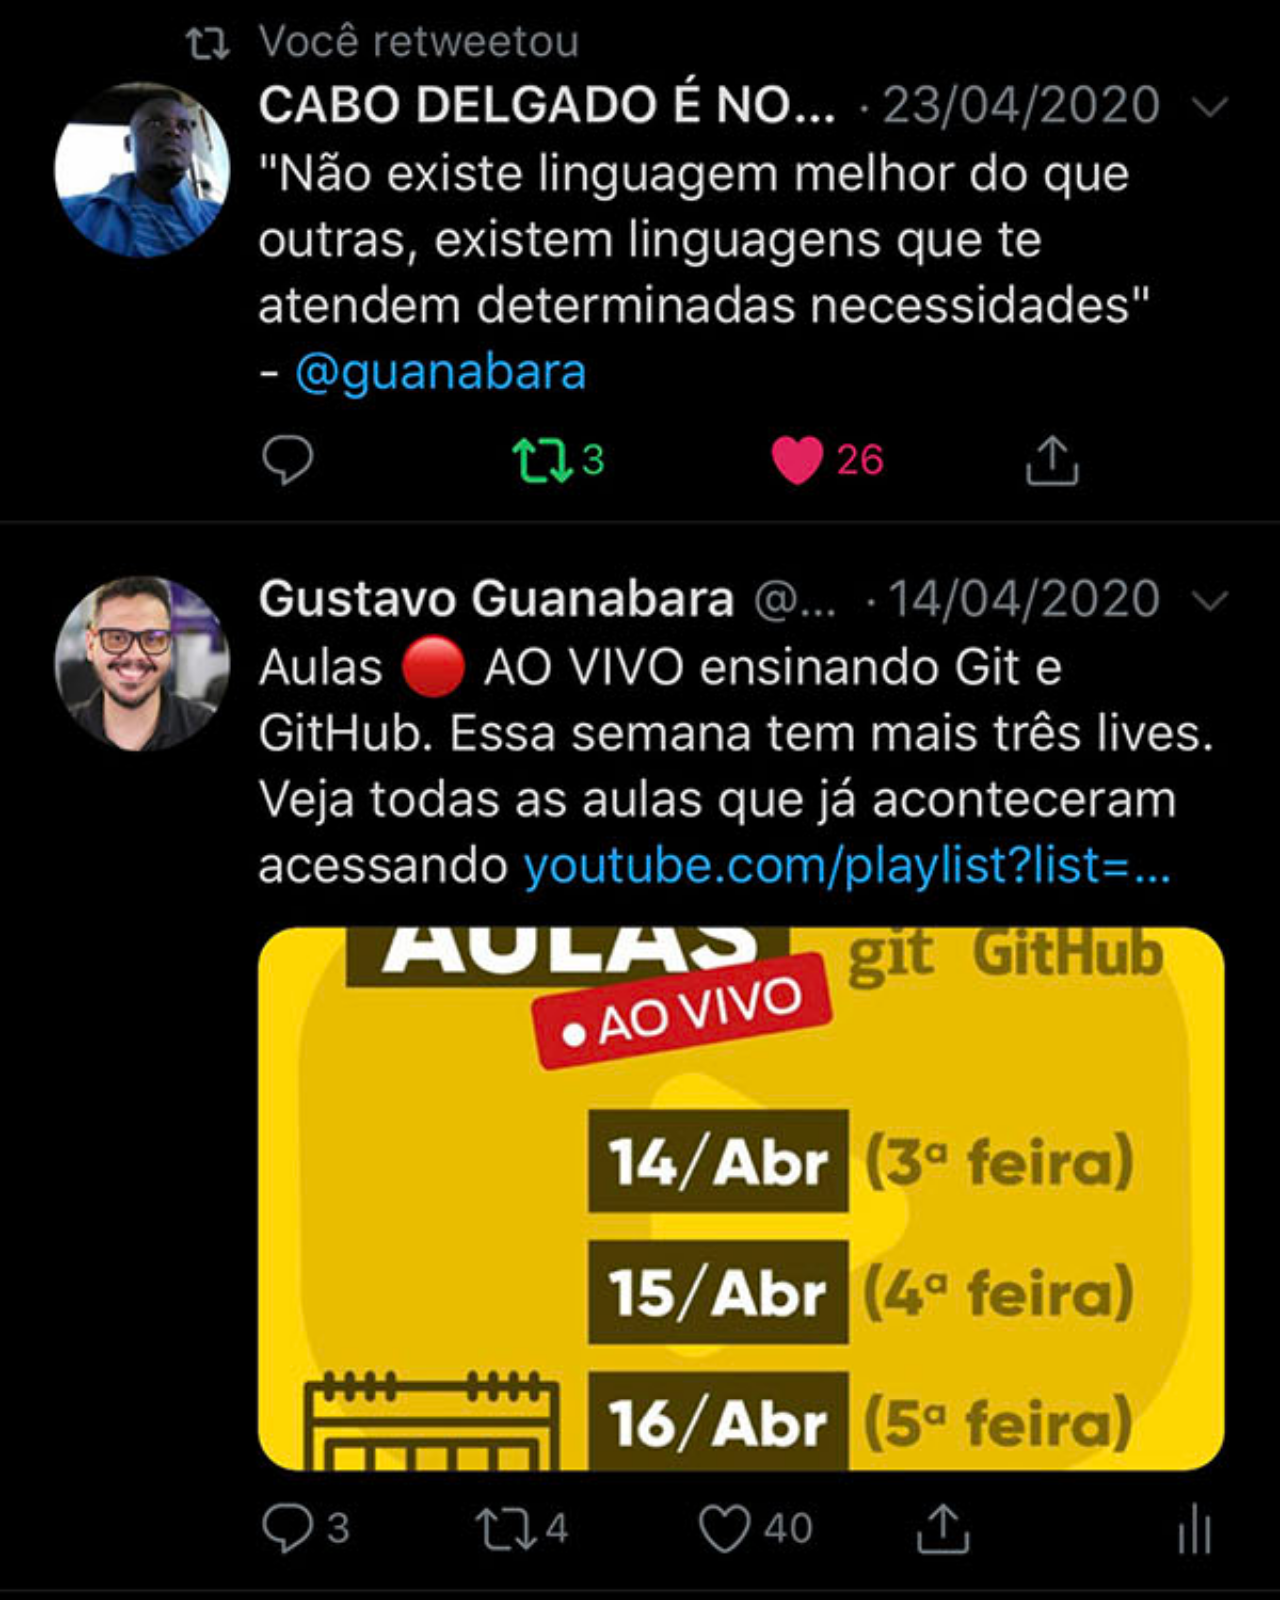
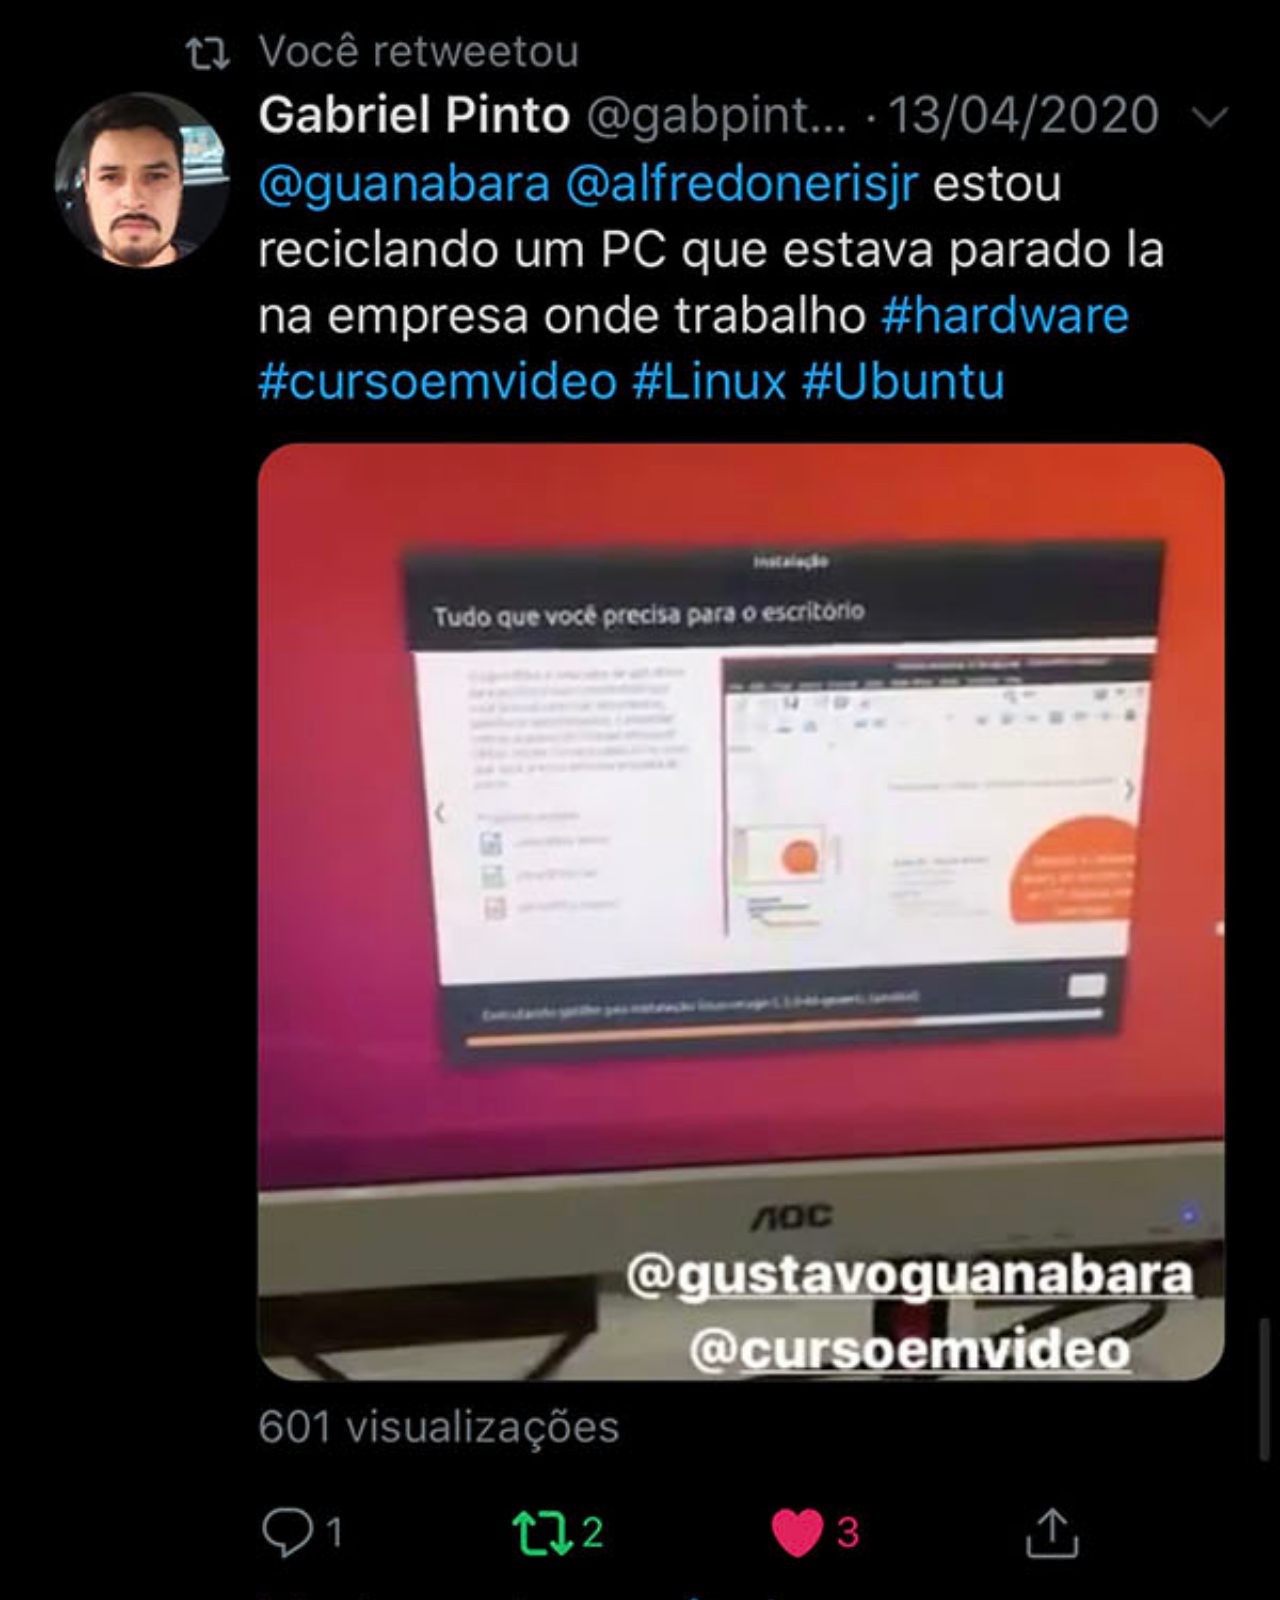
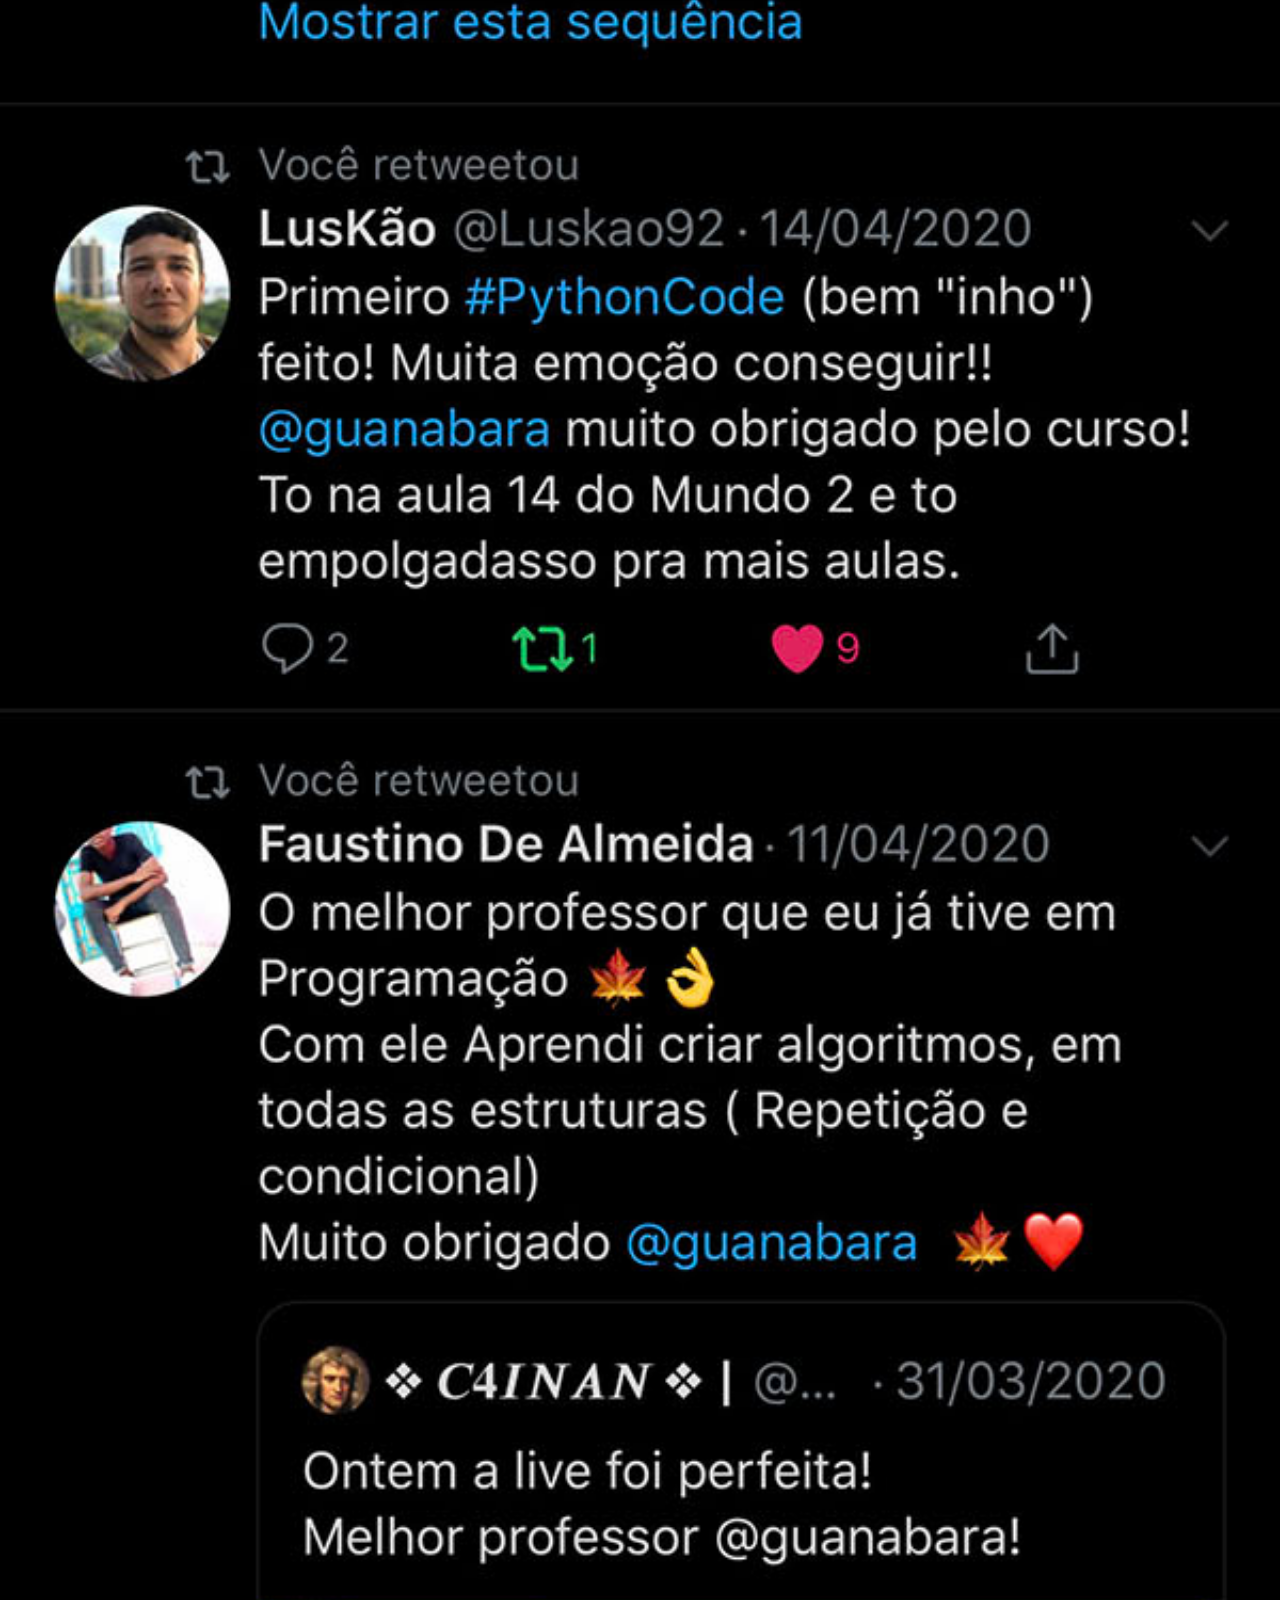
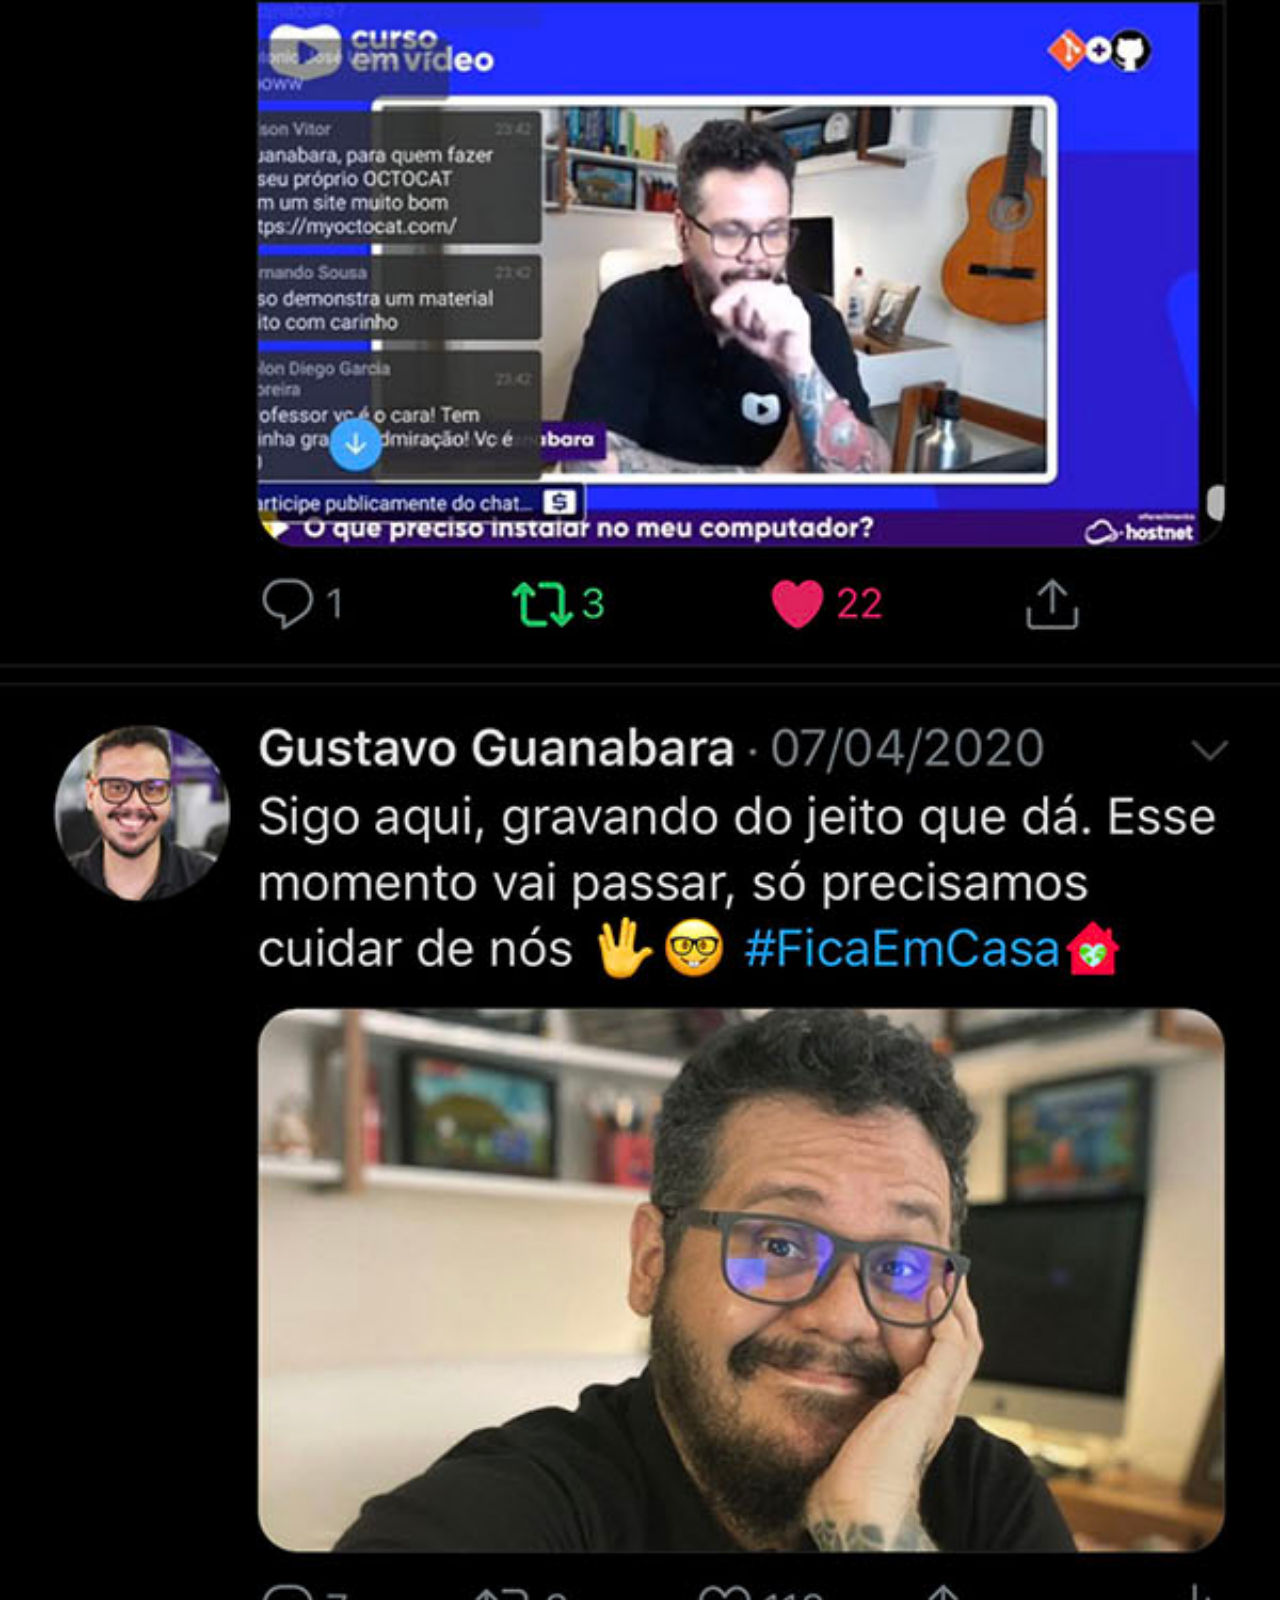
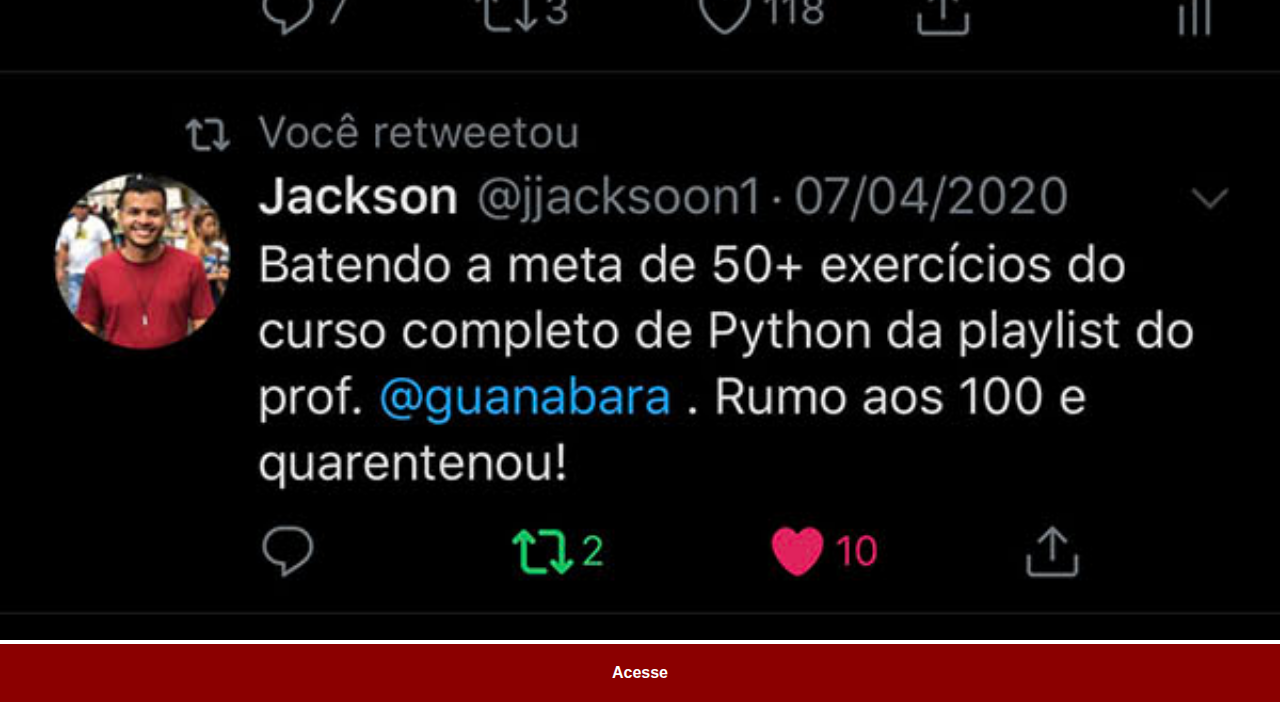
<file: twitter.html>
<!DOCTYPE html>
<html lang="en">
<head>
    <meta charset="UTF-8">
    <meta http-equiv="X-UA-Compatible" content="IE=edge">
    <meta name="viewport" content="width=device-width, initial-scale=1.0">
    <title>Document</title>
    <link rel="stylesheet" href="estilos/social.css">
   
</head>
<body>
    <img src="imagens/tela-twitter.jpg">
    <a href="www.twitter.com" target="_blank">Acesse</a>    
</body>
</html>
</file>
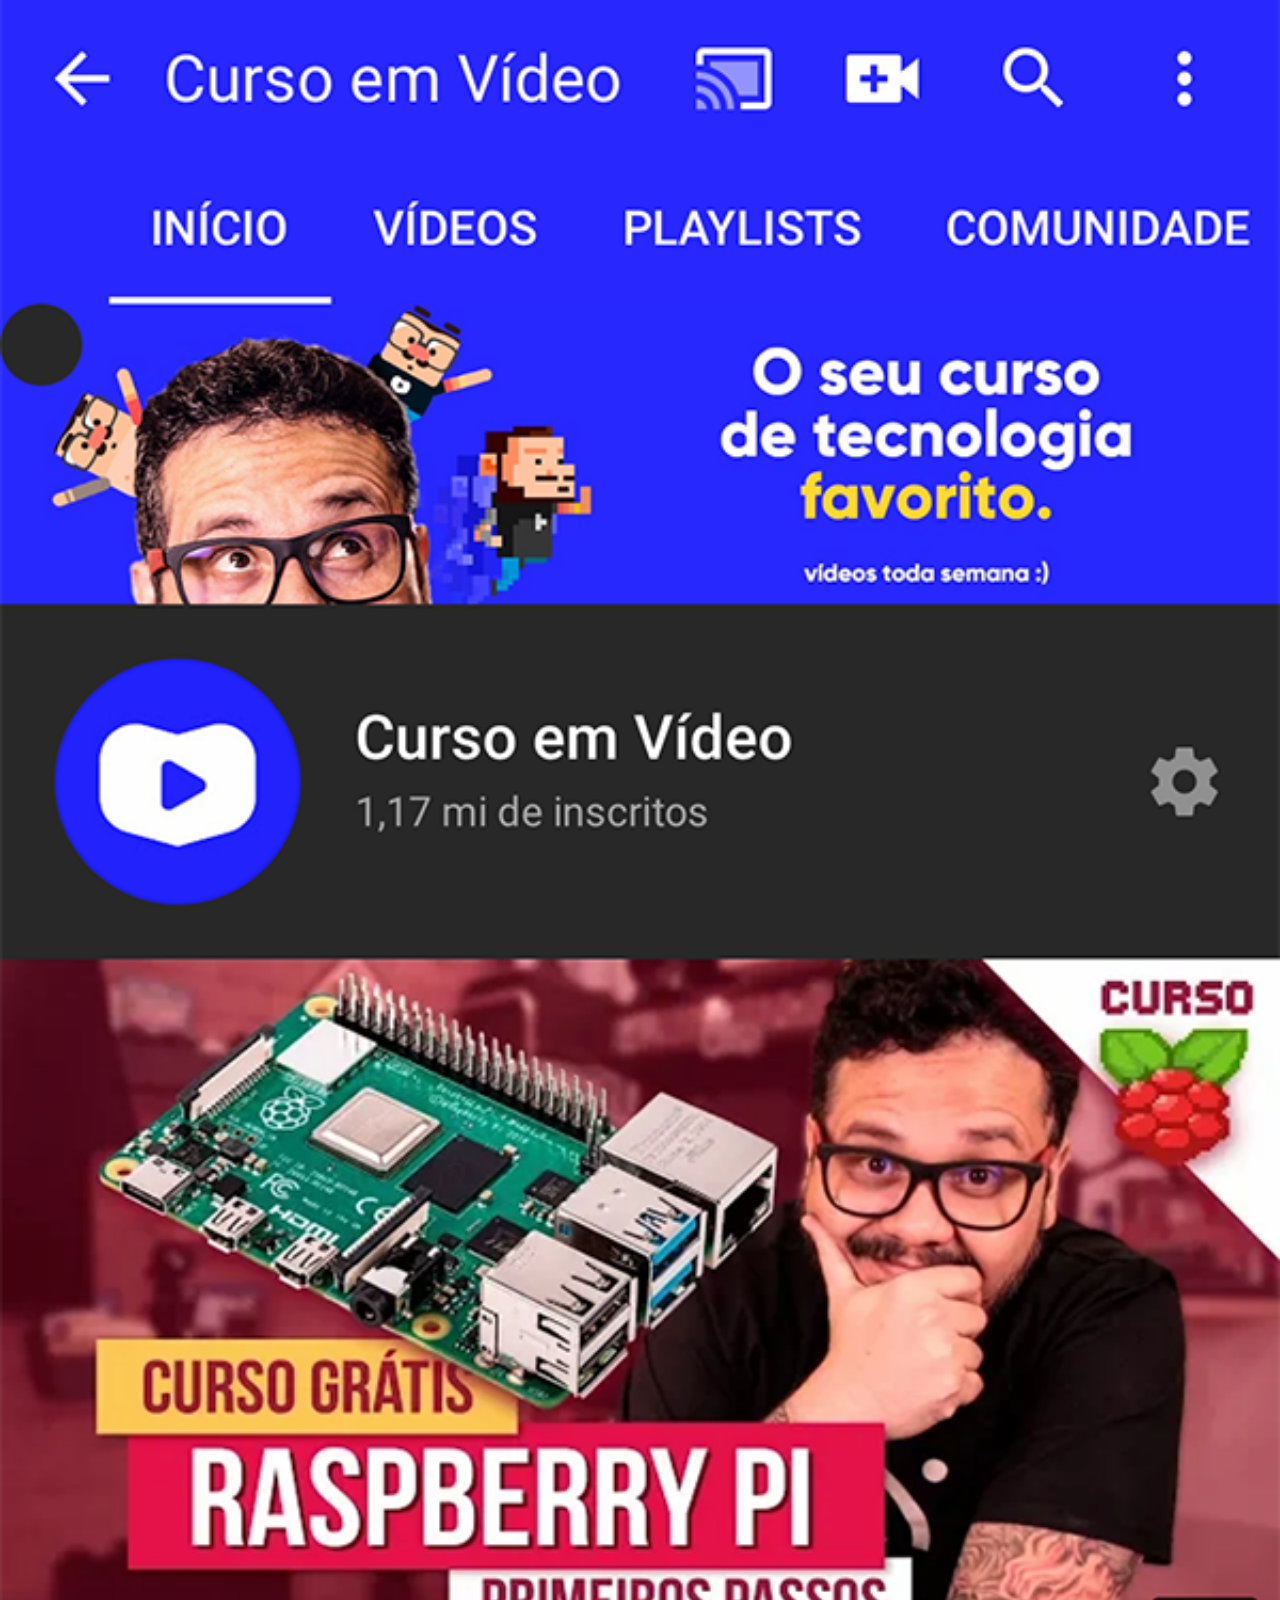
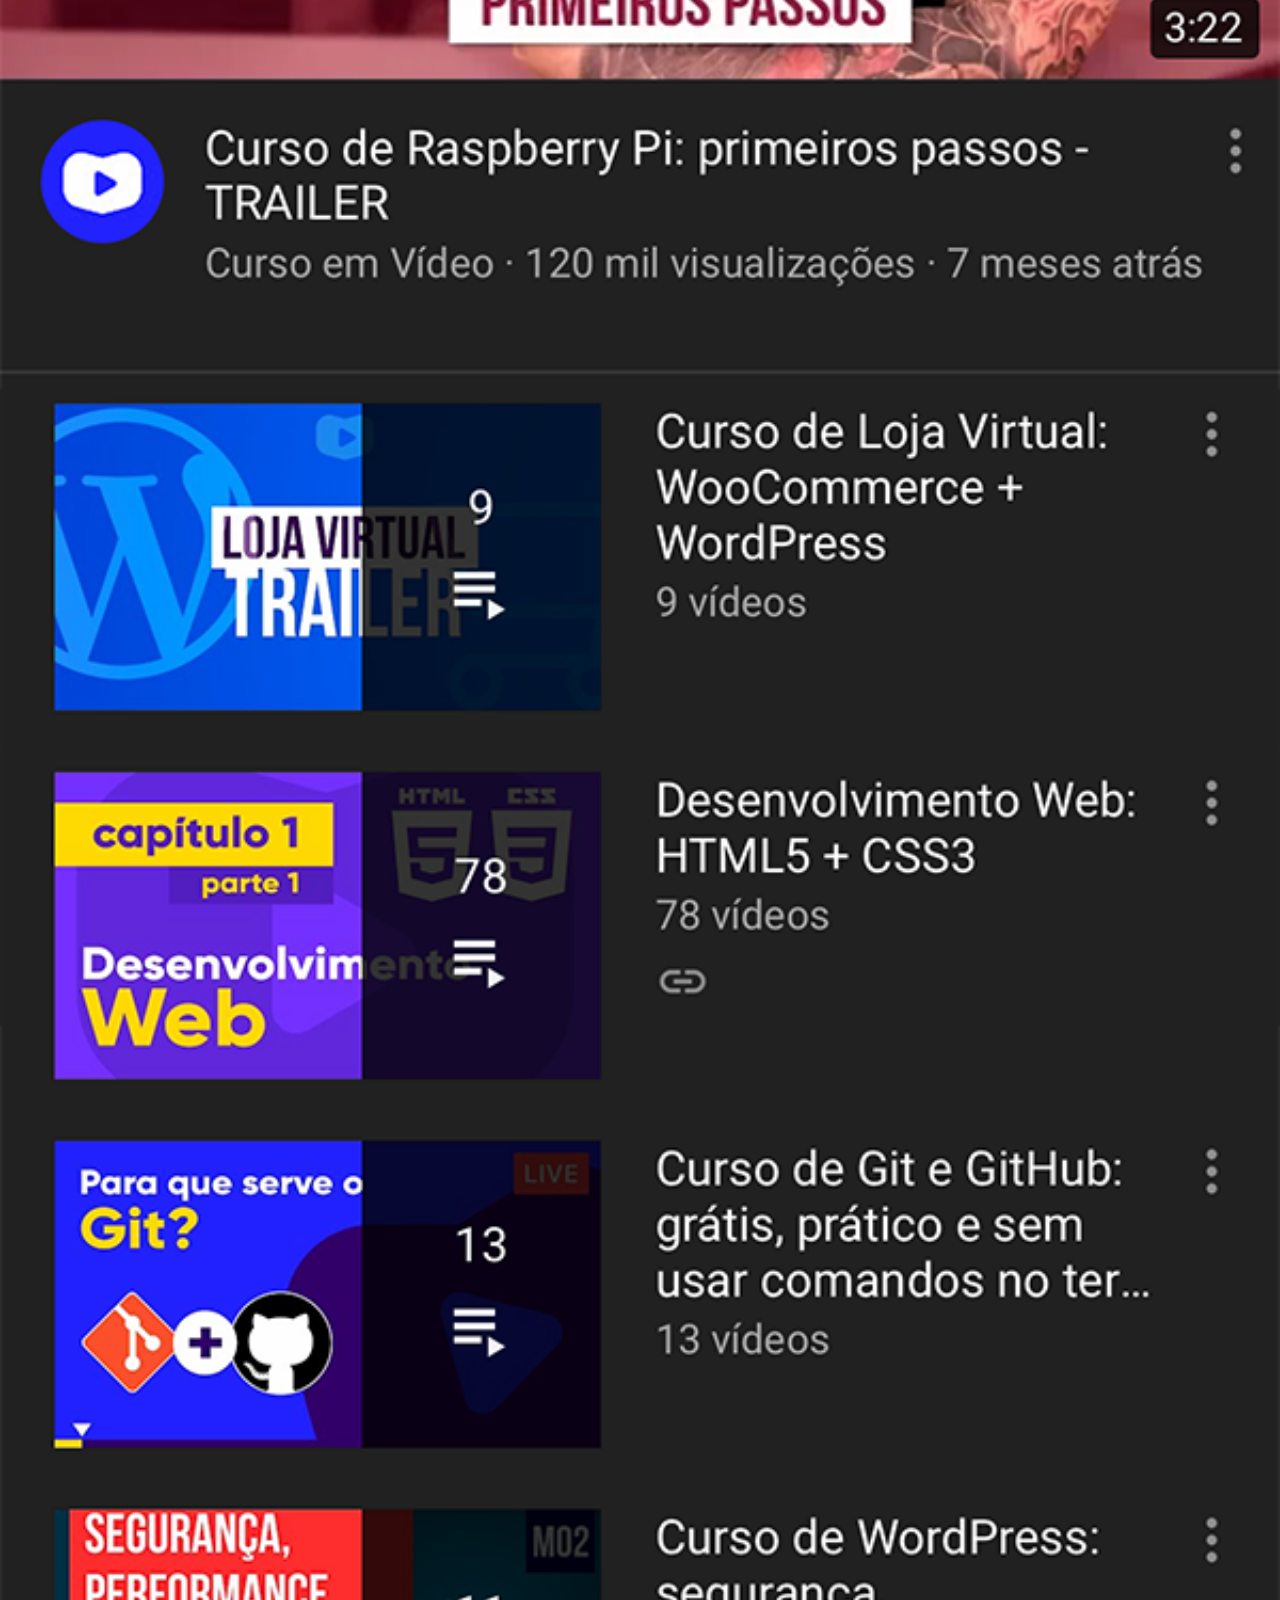
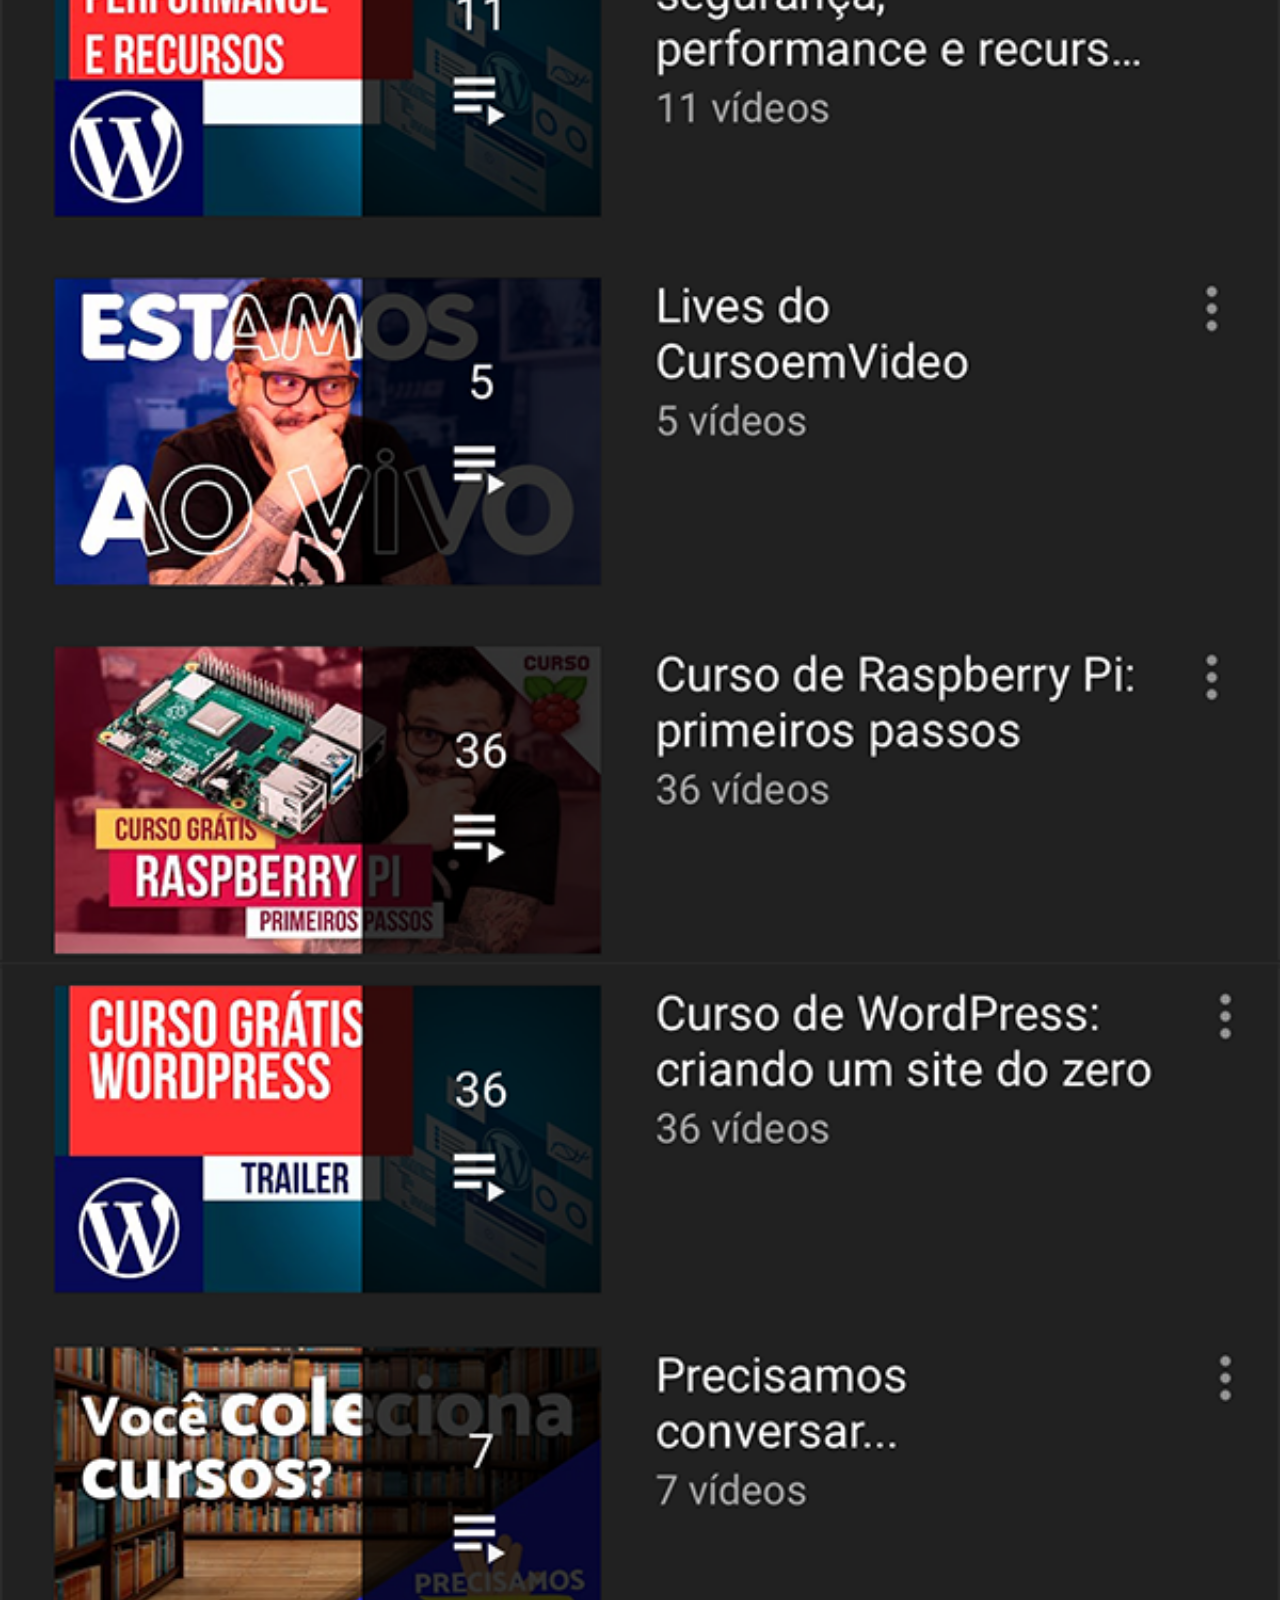
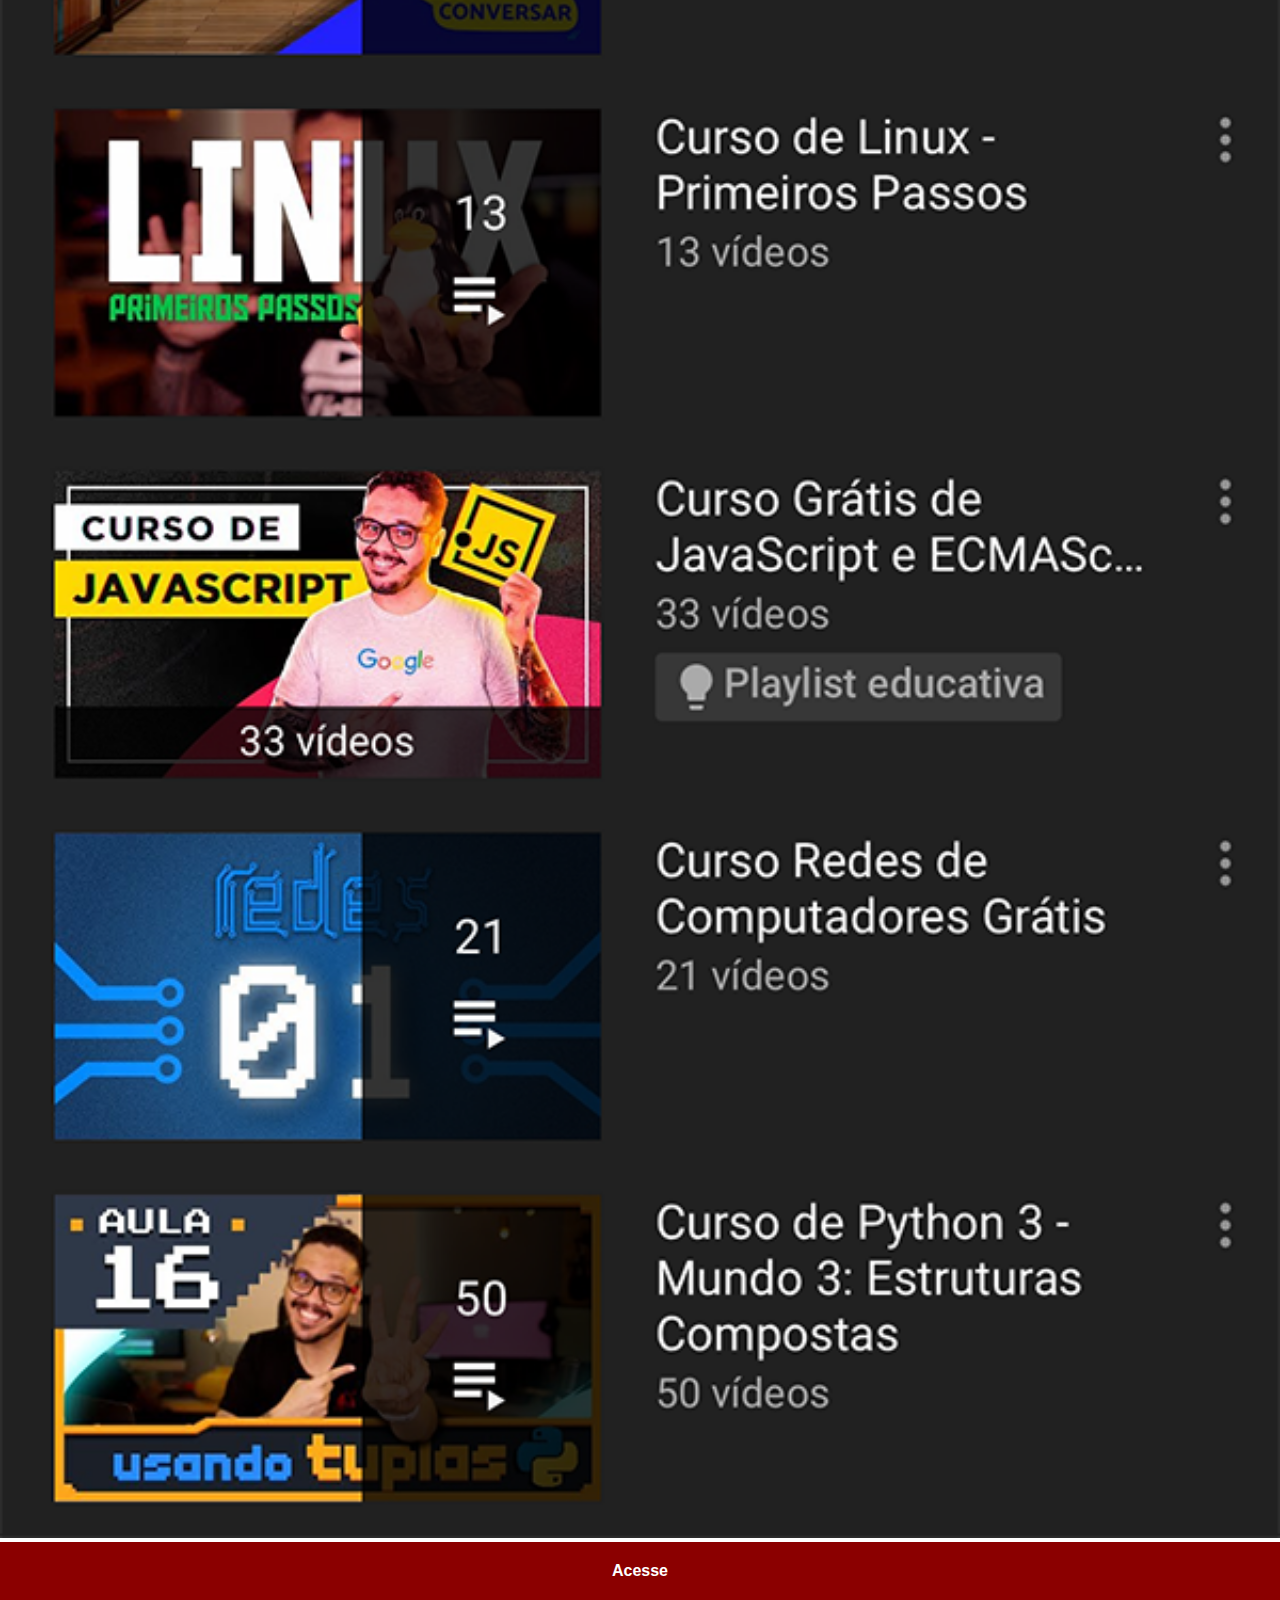
<file: youtube.html>
<!DOCTYPE html>
<html lang="en">
<head>
    <meta charset="UTF-8">
    <meta http-equiv="X-UA-Compatible" content="IE=edge">
    <meta name="viewport" content="width=device-width, initial-scale=1.0">
    <title>Document</title>
    <link rel="stylesheet" href="estilos/social.css">
   
</head>
<body>
    <img src="imagens/tela-youtube.png">
    <a href="www.youtube.com" target="_blank">Acesse</a>    
</body>
</html>
</file>
<file: estilos/estilo.css>
* {
    margin: opx;
    padding: opx;
    font-family: Arial, Helvetica, sans-serif
}

html, body {
    height: 100vh;
    width: 100vw;
    background-color: black;
}

body {
    background: url('../imagens/fundo-madeira.jpg') no-repeat top center;
    background-size: cover;
    background-attachment: fixed;
}

main {
    height: 100vh;
    position: relative;
    
}

section#telefone {
    position: absolute;
    top: 50%;
    left: 50%;
    transform: translate(-50%, -50%);

    height: 627px;
    width: 311px;
    
    background:  url('../imagens/frame-iphone.png') no-repeat;
}

iframe#tela {
    position: relative;
    top: 80px;
    left: 22px;
    width: 265px;
    height: 471px;
    background-size: cover;
}

section#redes-sociais > a > img {
    width: 50px;
    margin: 10px;
    border-radius: 50px;
    box-shadow: 2px 2px 5px rgba(0, 0, 0, 0.400);
    box-sizing: border-box;
}

section#redes-sociais img:hover {
    border: 2px solid rgba(255, 255, 255, 0.466);
    transform: translate(-3,-3);
    box-shadow: 5px 5px 10px rgba(0, 0, 0, 0.623);
    transition: transform 0.5, border 4s;
}
</file>
<file: estilos/social.css>
::-webkit-scrollbar{
    width: 0px;
    height: 0px;
}
    

* {
    margin: 0px;
    padding: 0px;
    font-family: Arial, Helvetica, sans-serif;
}
img {
    width: 100vw;
}
a {
  display: block;
  background-color: darkred;
  color: white;
  padding: 20px;
  text-align: center;
  font-weight: bolder;
  text-decoration: none;  
}

a:hover {
    background-color: red;
}
</file>
